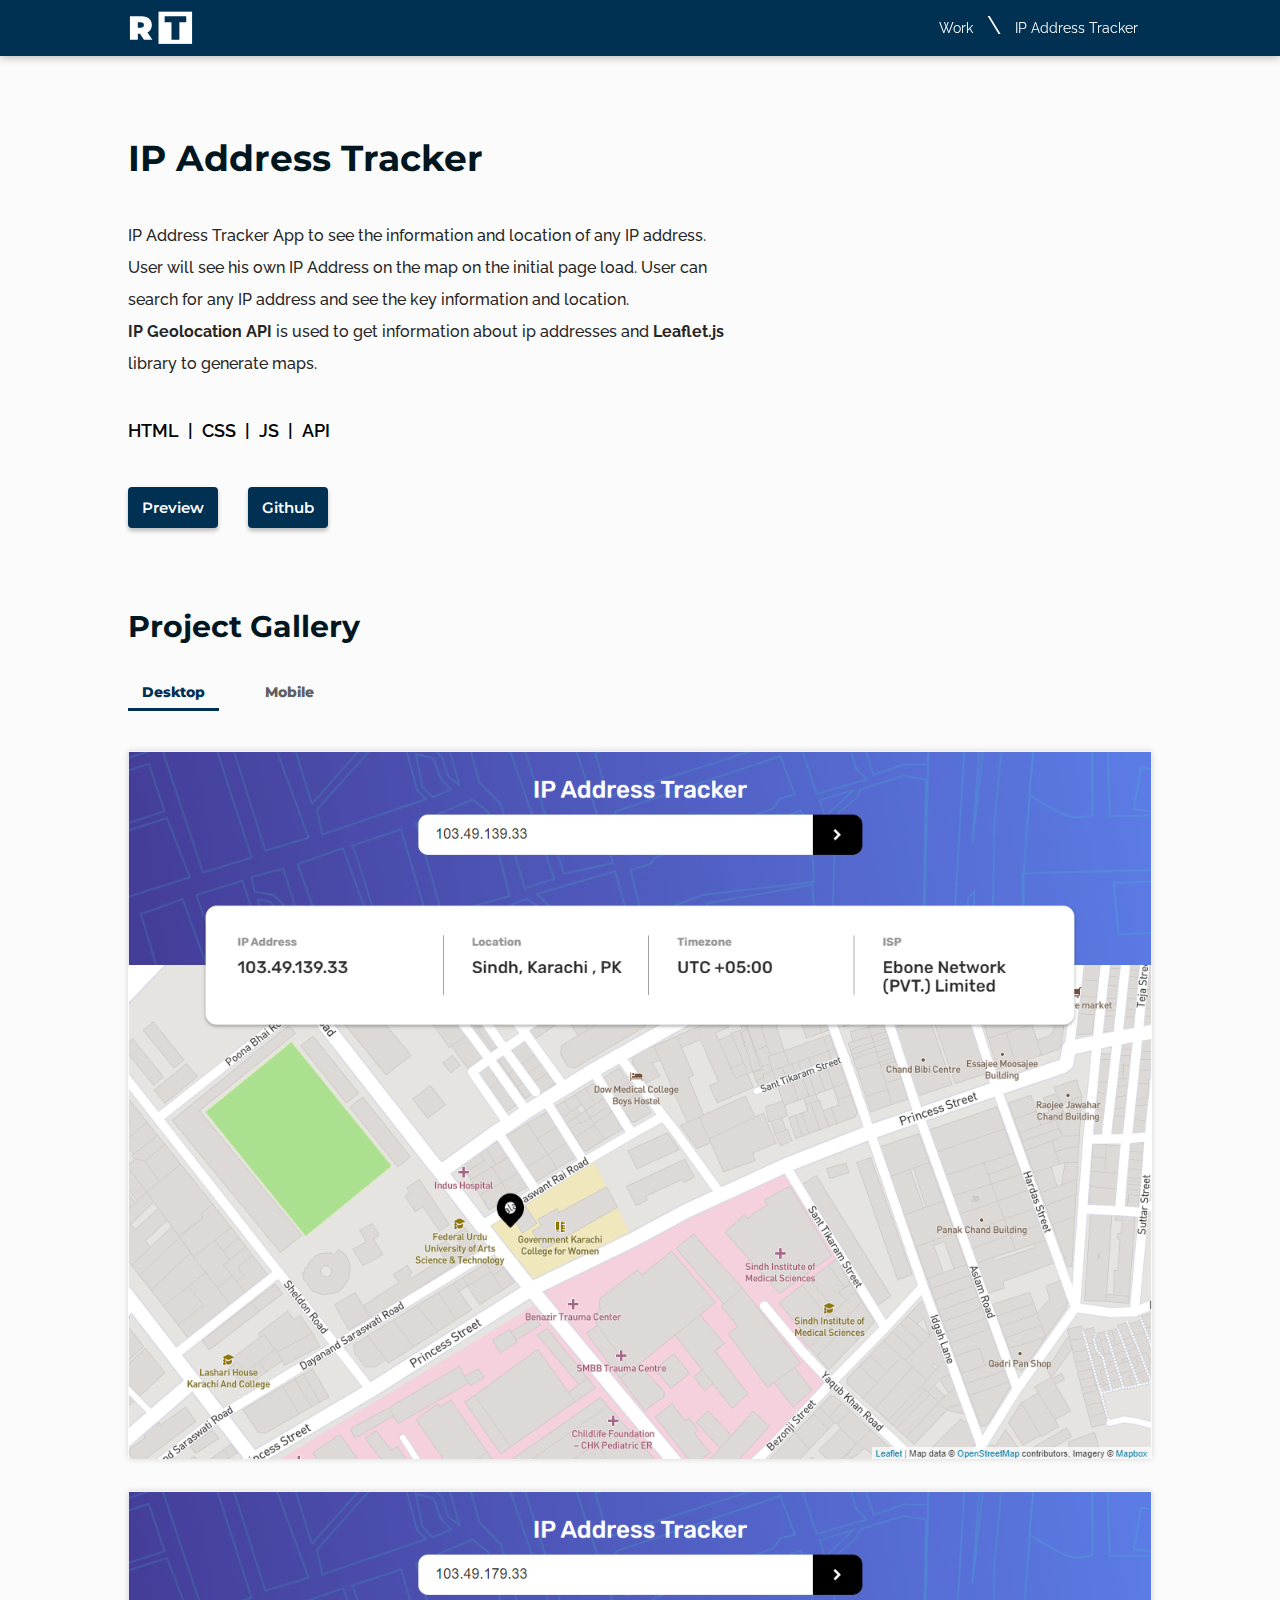
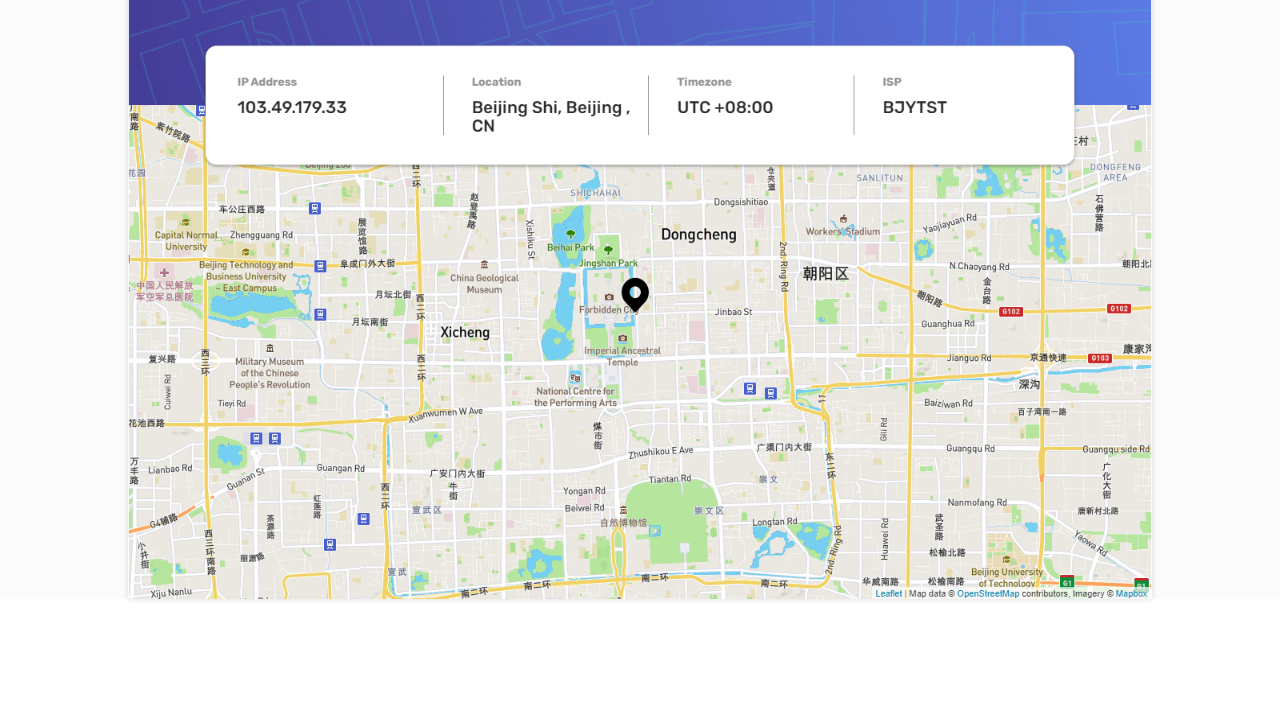
<file: projects/ip address tracker.html>
<!DOCTYPE html>
<html lang="en">
  <head>
    <meta charset="UTF-8" />
    <meta http-equiv="X-UA-Compatible" content="IE=edge" />
    <meta name="viewport" content="width=device-width, initial-scale=1.0" />

    <script src="https://cdnjs.cloudflare.com/ajax/libs/gsap/3.7.1/gsap.min.js"></script>

    <link rel="preconnect" href="https://fonts.googleapis.com" />
    <link rel="preconnect" href="https://fonts.gstatic.com" crossorigin />
    <link
      href="https://fonts.googleapis.com/css2?family=Montserrat:wght@300;400;500;600;700;800;900&family=Raleway:wght@200;300;400;500;600;700;800;900&display=swap"
      rel="stylesheet"
    />

    <link rel="stylesheet" href="../css/main.css" />
    <title>IP Address Tracker</title>
  </head>
  <body>
    <div class="project-page" id="project-page">
      <header class="header header_project-page">
        <div class="wrapper">
          <div class="header__splitter">
            <a href="../index.html" class="header__logo" id="header__logo">
              <img src="../resources/images/logo.svg" alt="logo" />
            </a>
            <nav class="nav">
              <ul class="nav__list">
                <li><a href="../index.html#work" id="work-link">Work</a></li>
                <li class="nav__list__separator">\</li>
                <li>
                  <a href="#project-page">IP Address Tracker</a>
                </li>
              </ul>
            </nav>
          </div>
        </div>
      </header>

      <nav class="bottom-nav">
        <ul>
          <li><a href="../index.html#work" class="nav__work-link">Work</a></li>
          <li>
            <a href="../index.html#about" class="nav__about-link">About</a>
          </li>
          <li>
            <a href="../index.html#contact" class="nav__contact-link"
              >Contact</a
            >
          </li>
        </ul>
      </nav>

      <section class="project-details">
        <div class="wrapper">
          <div class="vertical-space-distributor">
            <h1 class="project-details__title">IP Address Tracker</h1>
            <div class="project-details__desc">
              <p>
                IP Address Tracker App to see the information and location of any IP address.
                User will see his own IP Address on the map on the initial page
                load. User can search for any IP address and see the key
                information and location.
              </p>
              <p>
                <b> IP Geolocation API </b> is used to get information about ip
                addresses and <b> Leaflet.js </b> library to generate maps.
              </p>
            </div>
            <div class="project-details__skills">
              <span>HTML</span><span> | </span><span>CSS</span> <span> | </span
              ><span>JS</span><span> | </span> <span>API</span>
            </div>
            <div class="project-details__ctas">
              <a
                href="https://ip-address-tracker-rohail.vercel.app/"
                class="preview-site-btn"
                id="preview-site-btn"
                target="_blank"
                >Preview</a
              >
              <a
                href="https://github.com/rohailtaha/IP-Address-Tracker"
                class="view-code-btn"
                id="view-code-btn"
                target="_blank"
                >Github</a
              >
            </div>
          </div>
        </div>
      </section>

      <section class="gallery">
        <div class="wrapper">
          <h2 class="gallery__h">Project Gallery</h2>
          <div class="gallery__screen-toggle-btns">
            <a
              href="#"
              class="
                gallery__screen-toggle-btn gallery__screen-toggle-btn--active
              "
              id="screen-toggle-btn__desktop"
              >Desktop</a
            >
            <a
              href="#"
              class="gallery__screen-toggle-btn"
              id="screen-toggle-btn__mobile"
              >Mobile</a
            >
          </div>
        </div>

        <section class="gallery__images-container">
          <div class="wrapper desktop-images-wrapper">
            <div id="desktop-images">
              <div class="gallery__image">
                <img
                  src="../resources/images/projects/ip address tracker/desktop/home 1.png"
                  alt="web page"
                />
              </div>
              <div class="gallery__image">
                <img
                  src="../resources/images/projects/ip address tracker/desktop/home 2.png"
                  alt="web page"
                />
              </div>
            </div>
          </div>
          <div class="wrapper">
            <div id="mobile-images">
              <div class="gallery__image">
                <img
                  src="../resources/images/projects/ip address tracker/mobile/home 1.png"
                  alt="web page"
                />
              </div>
              <div class="gallery__image">
                <img
                  src="../resources/images/projects/ip address tracker/mobile/home 2.png"
                  alt="web page"
                />
              </div>
              <div class="gallery__image">
                <img
                  src="../resources/images/projects/ip address tracker/mobile/home 3.png"
                  alt="web page"
                />
              </div>
            </div>
          </div>
        </section>
      </section>
    </div>

    <script src="../js/project details page/animations/slides maker.js"></script>
    <script
      type="module"
      src="../js/project details page/animations/links hover animations.js"
    ></script>
  </body>
</html>
</file>
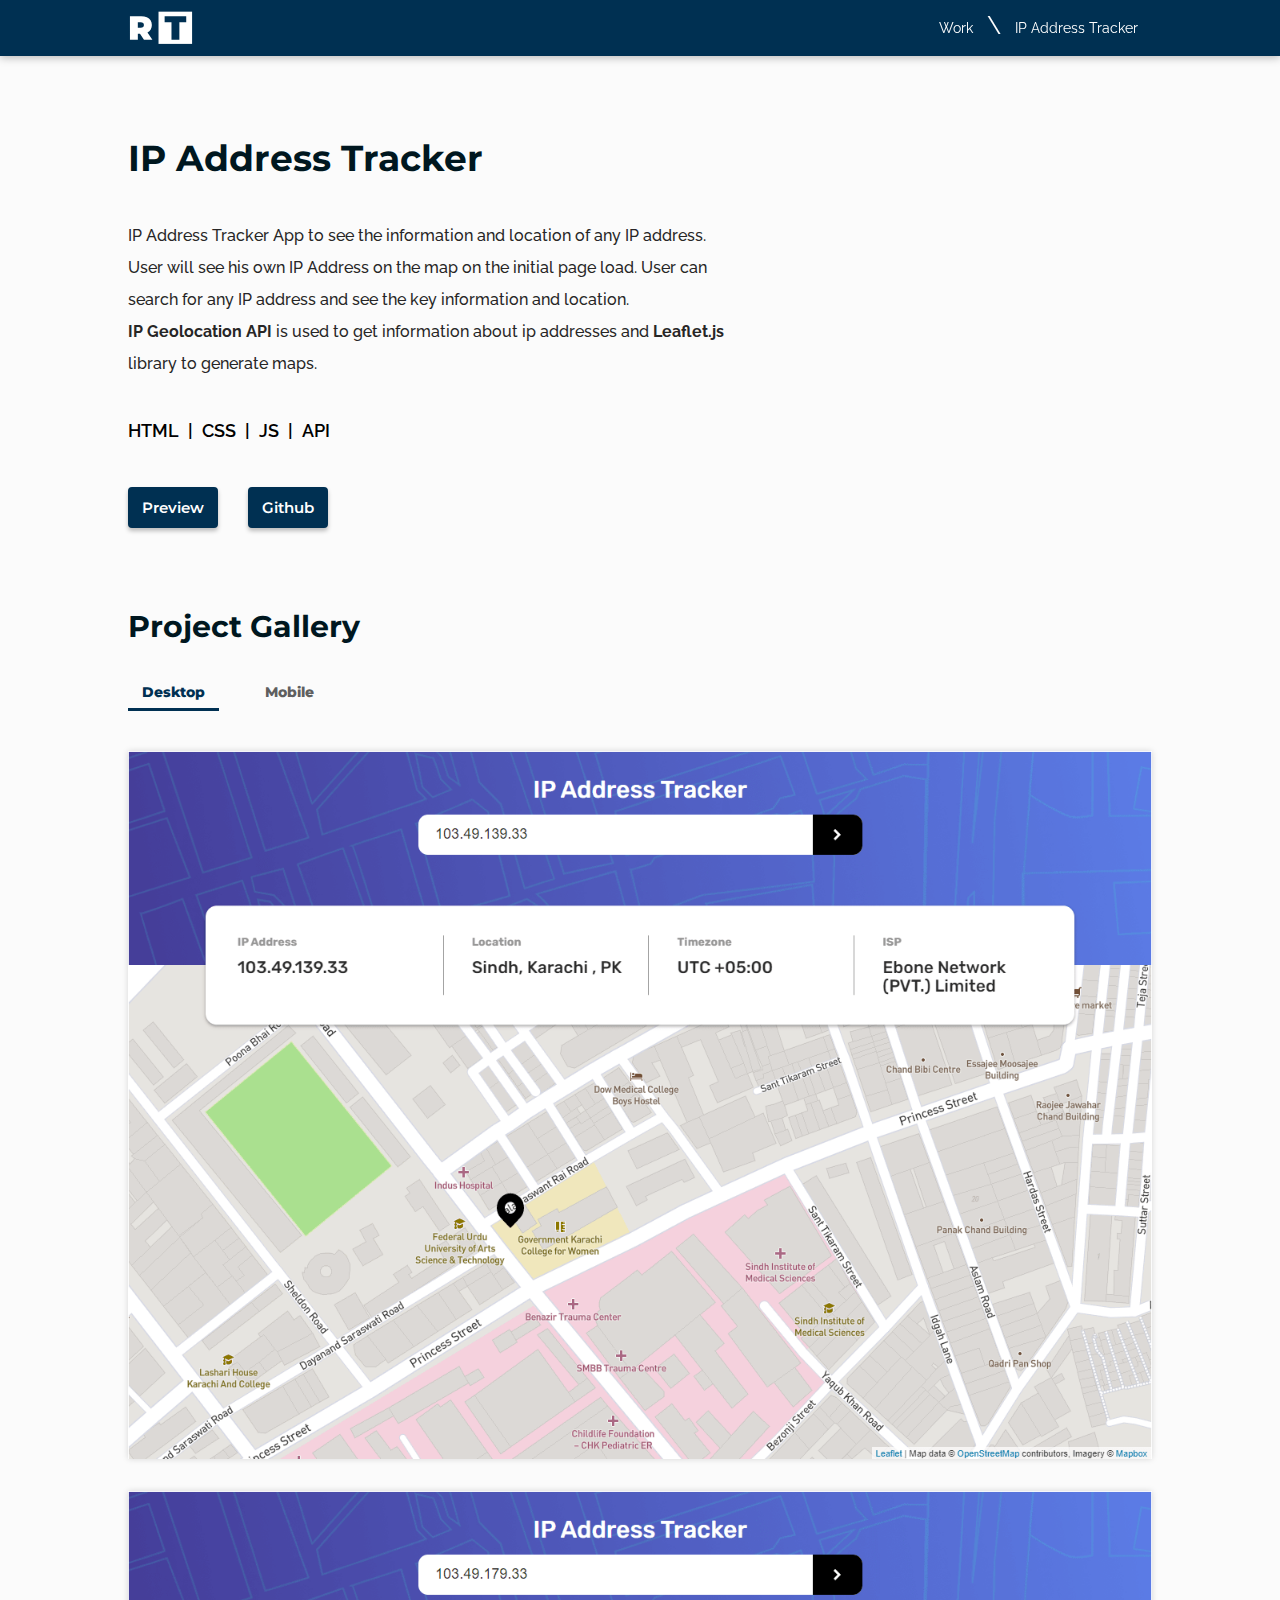
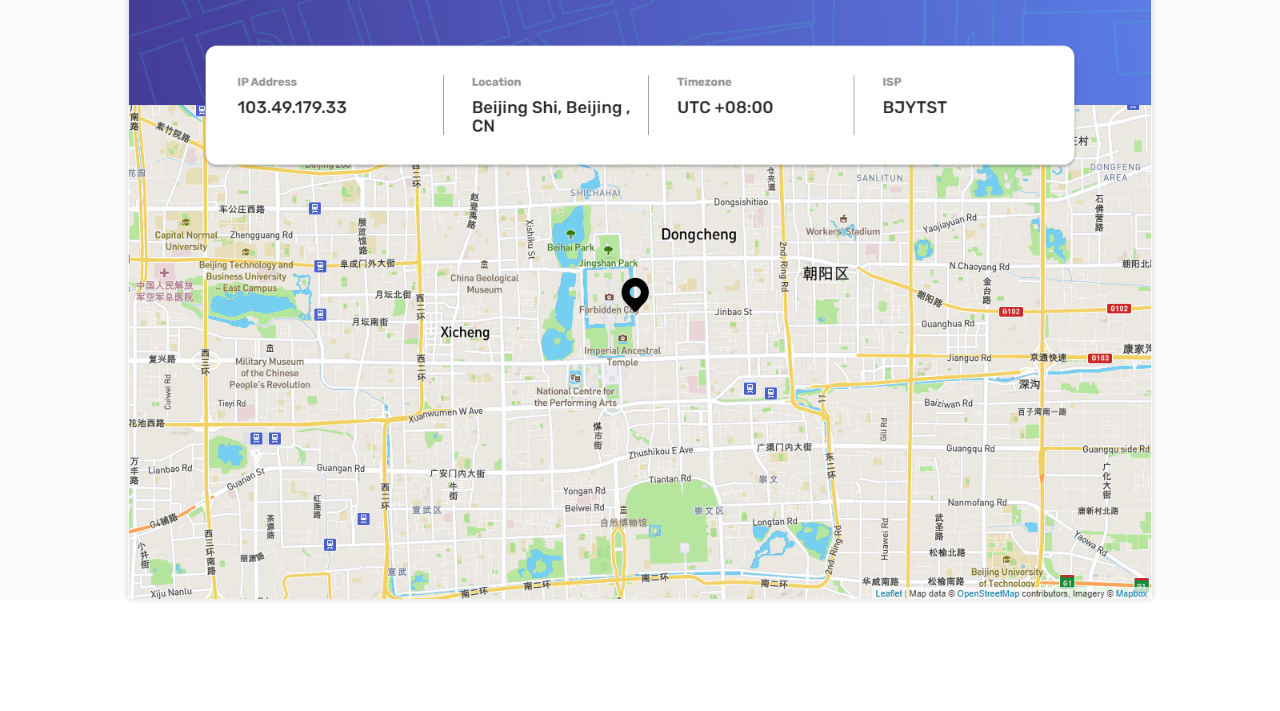
<file: projects/ip-address-tracker.html>
<!DOCTYPE html>
<html lang="en">
  <head>
    <meta charset="UTF-8" />
    <meta http-equiv="X-UA-Compatible" content="IE=edge" />
    <meta name="viewport" content="width=device-width, initial-scale=1.0" />

    <script src="https://cdnjs.cloudflare.com/ajax/libs/gsap/3.7.1/gsap.min.js"></script>

    <link rel="preconnect" href="https://fonts.googleapis.com" />
    <link rel="preconnect" href="https://fonts.gstatic.com" crossorigin />
    <link
      href="https://fonts.googleapis.com/css2?family=Montserrat:wght@300;400;500;600;700;800;900&family=Raleway:wght@200;300;400;500;600;700;800;900&display=swap"
      rel="stylesheet"
    />

    <link rel="stylesheet" href="../css/main.css" />
    <title>IP Address Tracker</title>
  </head>
  <body>
    <div class="project-page" id="project-page">
      <header class="header header_project-page">
        <div class="wrapper">
          <div class="header__splitter">
            <a href="../index.html" class="header__logo" id="header__logo">
              <img src="../resources/images/logo.svg" alt="logo" />
            </a>
            <nav class="nav">
              <ul class="nav__list">
                <li><a href="../index.html#work" id="work-link">Work</a></li>
                <li class="nav__list__separator">\</li>
                <li>
                  <a href="#project-page">IP Address Tracker</a>
                </li>
              </ul>
            </nav>
          </div>
        </div>
      </header>

      <nav class="bottom-nav">
        <ul>
          <li><a href="../index.html#work" class="nav__work-link">Work</a></li>
          <li>
            <a href="../index.html#about" class="nav__about-link">About</a>
          </li>
          <li>
            <a href="../index.html#contact" class="nav__contact-link"
              >Contact</a
            >
          </li>
        </ul>
      </nav>

      <section class="project-details">
        <div class="wrapper">
          <div class="vertical-space-distributor">
            <h1 class="project-details__title">IP Address Tracker</h1>
            <div class="project-details__desc">
              <p>
                IP Address Tracker App to see the information and location of
                any IP address. User will see his own IP Address on the map on
                the initial page load. User can search for any IP address and
                see the key information and location.
              </p>
              <p>
                <b> IP Geolocation API </b> is used to get information about ip
                addresses and <b> Leaflet.js </b> library to generate maps.
              </p>
            </div>
            <div class="project-details__skills">
              <span>HTML</span><span> | </span><span>CSS</span> <span> | </span
              ><span>JS</span><span> | </span> <span>API</span>
            </div>
            <div class="project-details__ctas">
              <a
                href="https://ip-address-tracker-rohail.vercel.app/"
                class="preview-site-btn"
                id="preview-site-btn"
                target="_blank"
                >Preview</a
              >
              <a
                href="https://github.com/rohailtaha/IP-Address-Tracker"
                class="view-code-btn"
                id="view-code-btn"
                target="_blank"
                >Github</a
              >
            </div>
          </div>
        </div>
      </section>

      <section class="gallery">
        <div class="wrapper">
          <h2 class="gallery__h">Project Gallery</h2>
          <div class="gallery__screen-toggle-btns">
            <a
              href="#"
              class="gallery__screen-toggle-btn gallery__screen-toggle-btn--active"
              id="screen-toggle-btn__desktop"
              >Desktop</a
            >
            <a
              href="#"
              class="gallery__screen-toggle-btn"
              id="screen-toggle-btn__mobile"
              >Mobile</a
            >
          </div>
        </div>

        <section class="gallery__images-container">
          <div class="wrapper desktop-images-wrapper">
            <div id="desktop-images">
              <div class="gallery__image">
                <img
                  src="../resources/images/projects/ip-address-tracker/desktop/home 1.png"
                  alt="web page"
                />
              </div>
              <div class="gallery__image">
                <img
                  src="../resources/images/projects/ip-address-tracker/desktop/home 2.png"
                  alt="web page"
                />
              </div>
            </div>
          </div>
          <div class="wrapper">
            <div id="mobile-images">
              <div class="gallery__image">
                <img
                  src="../resources/images/projects/ip-address-tracker/mobile/home 1.png"
                  alt="web page"
                />
              </div>
              <div class="gallery__image">
                <img
                  src="../resources/images/projects/ip-address-tracker/mobile/home 2.png"
                  alt="web page"
                />
              </div>
              <div class="gallery__image">
                <img
                  src="../resources/images/projects/ip-address-tracker/mobile/home 3.png"
                  alt="web page"
                />
              </div>
            </div>
          </div>
        </section>
      </section>
    </div>

    <script src="../js/project-details-page/animations/slides-maker.js"></script>
    <script
      type="module"
      src="../js/project-details-page/animations/links-hover-animations.js"
    ></script>
  </body>
</html>
</file>
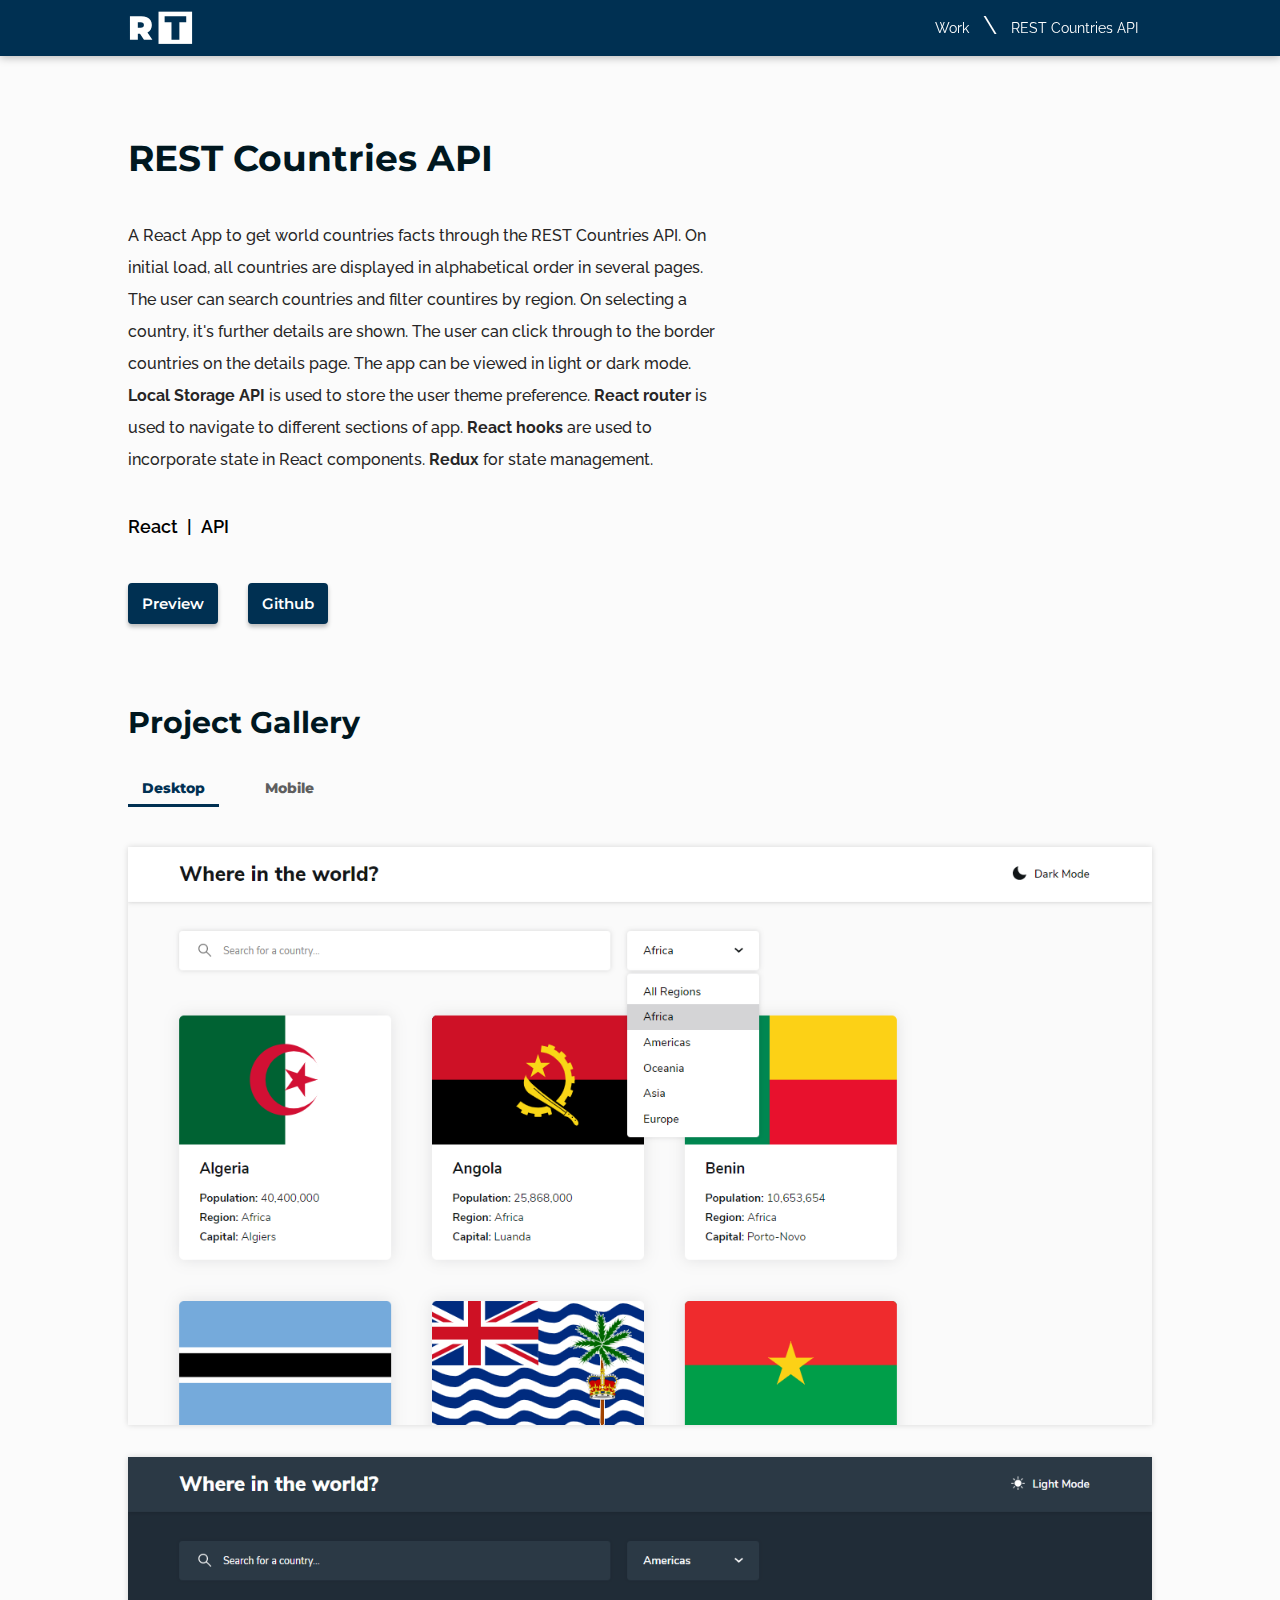
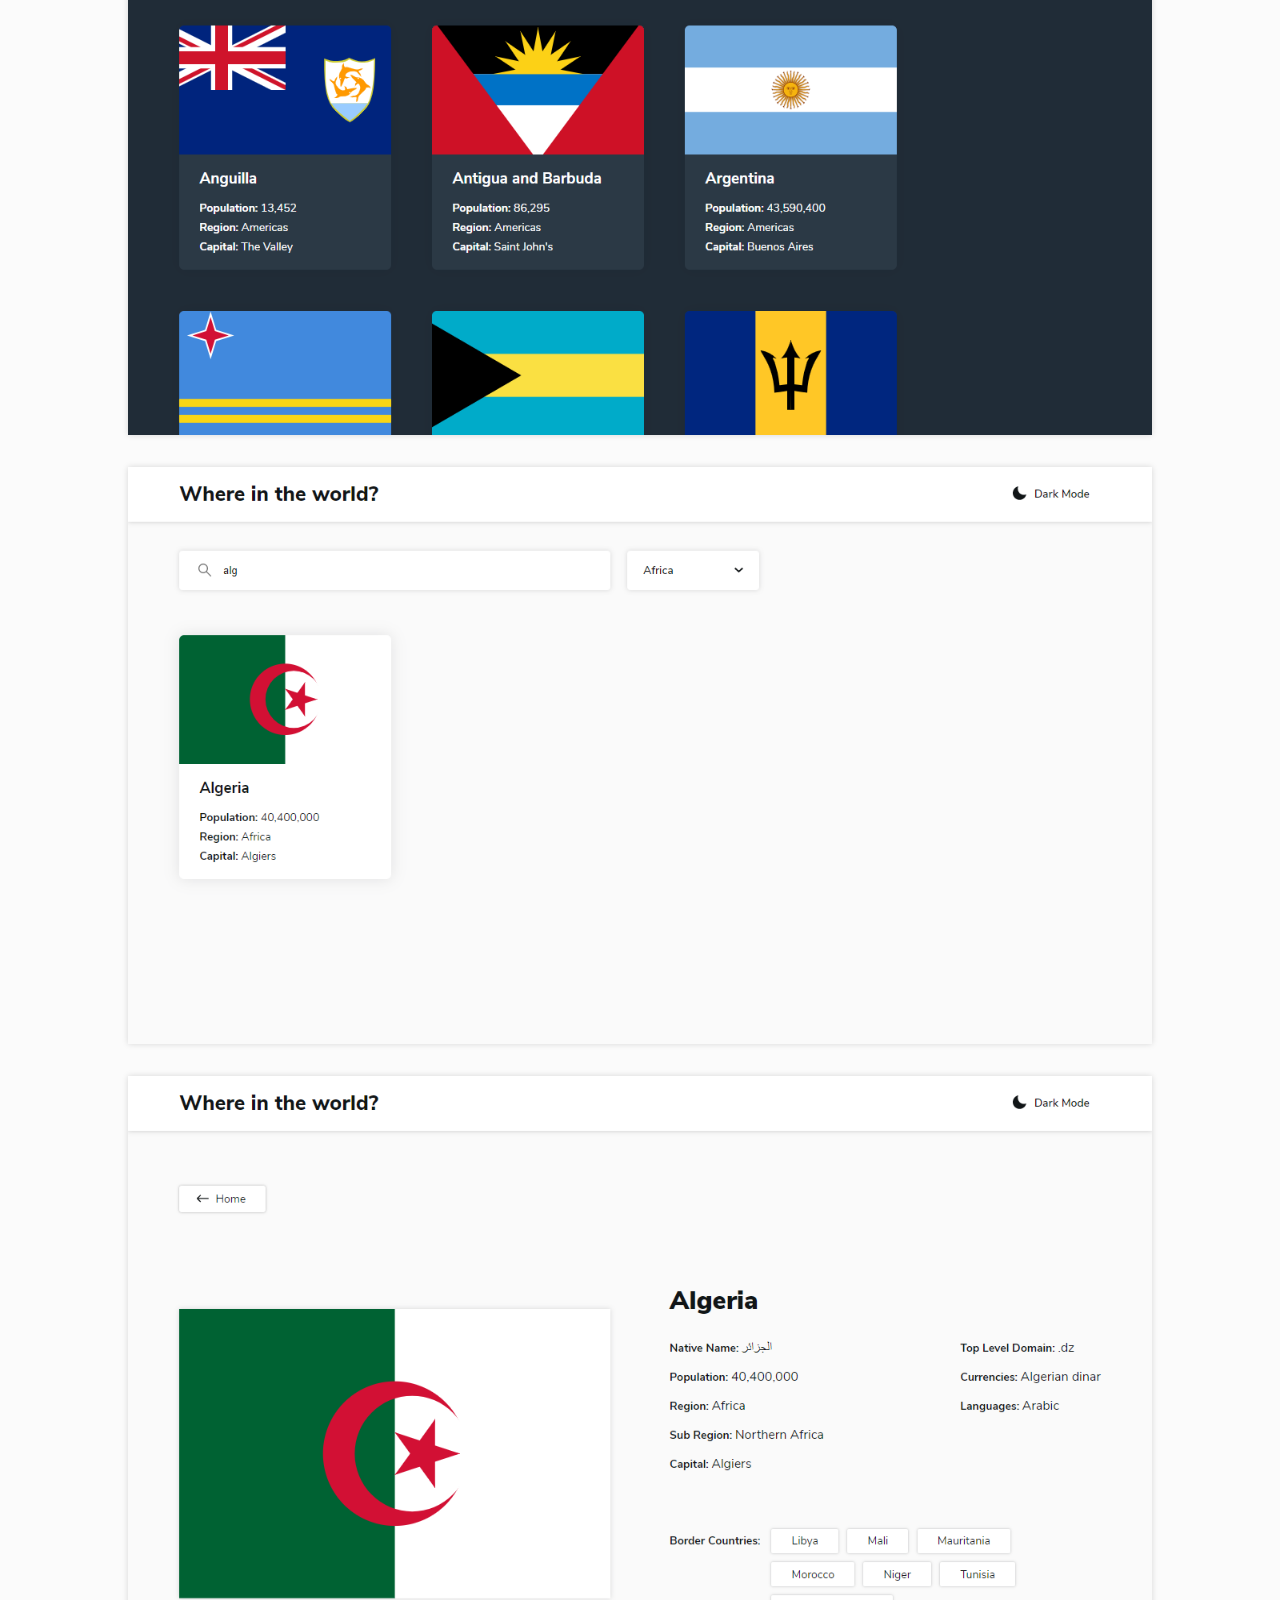
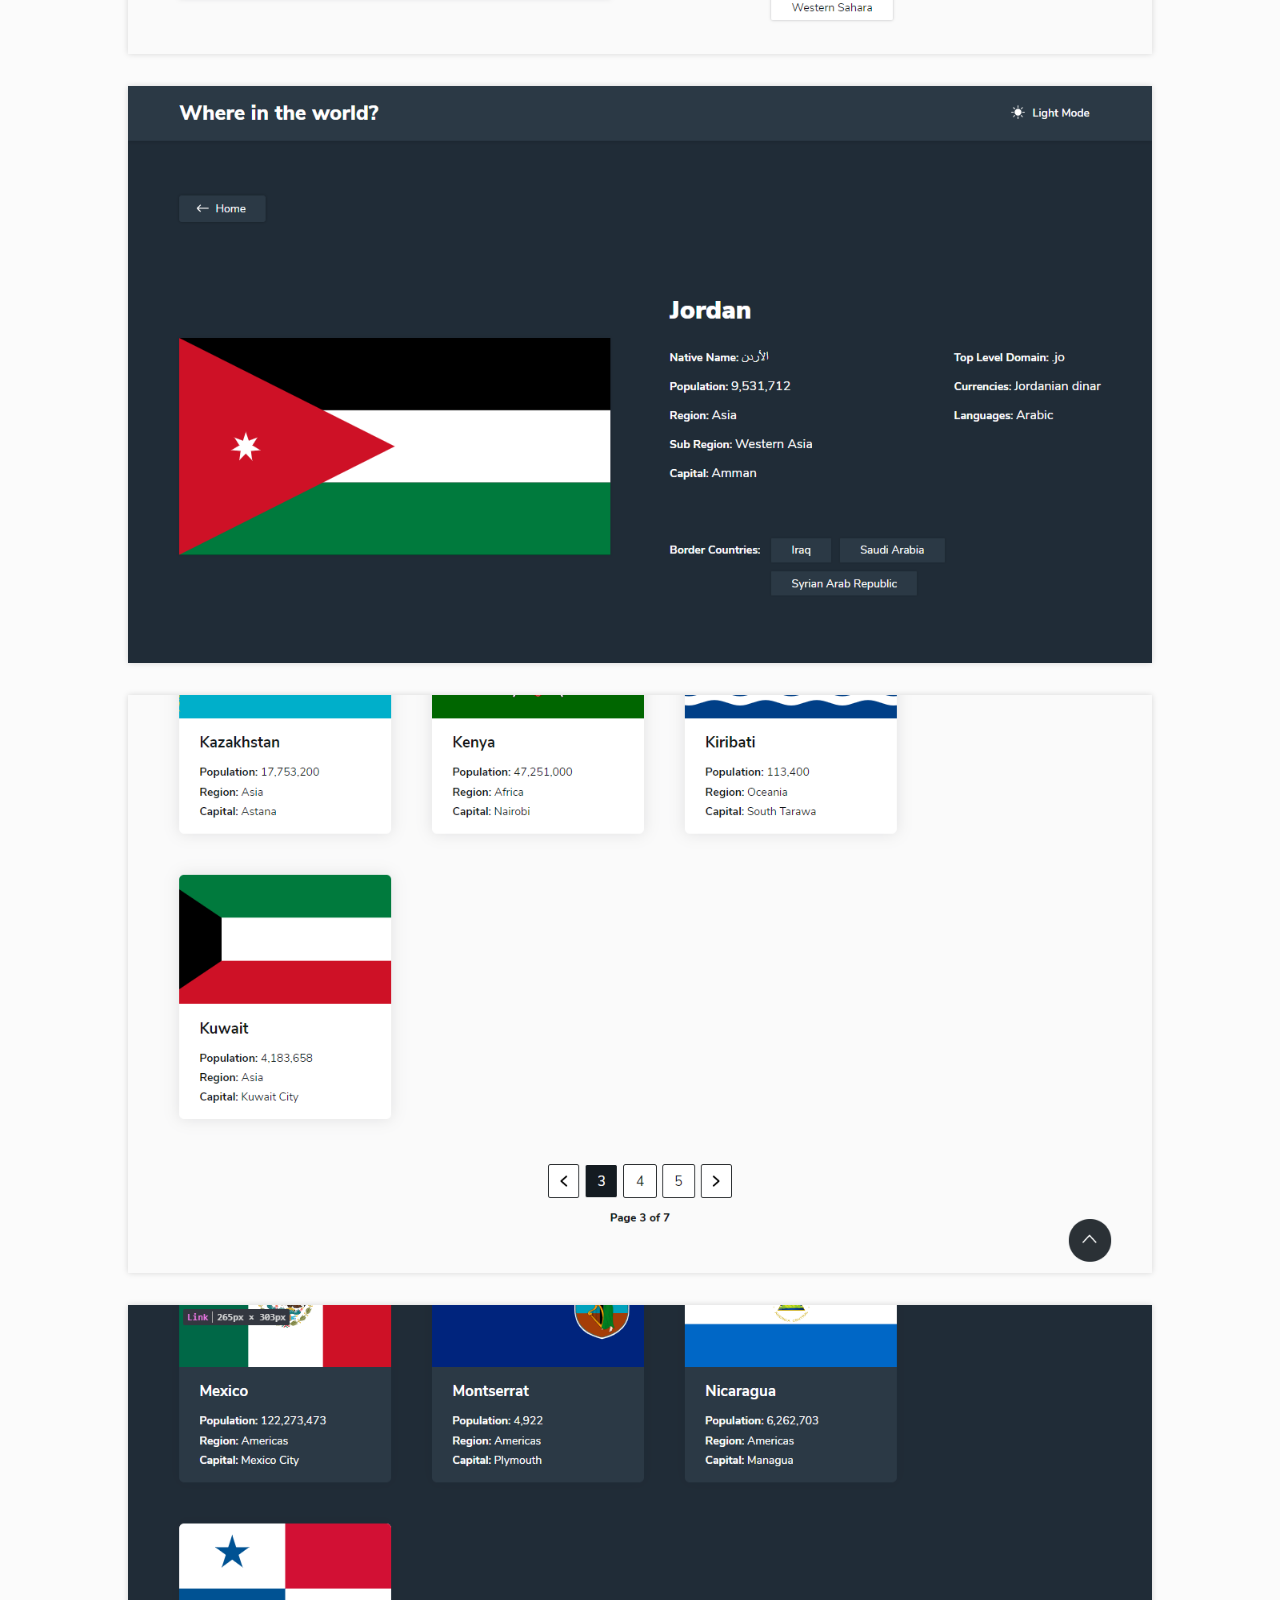
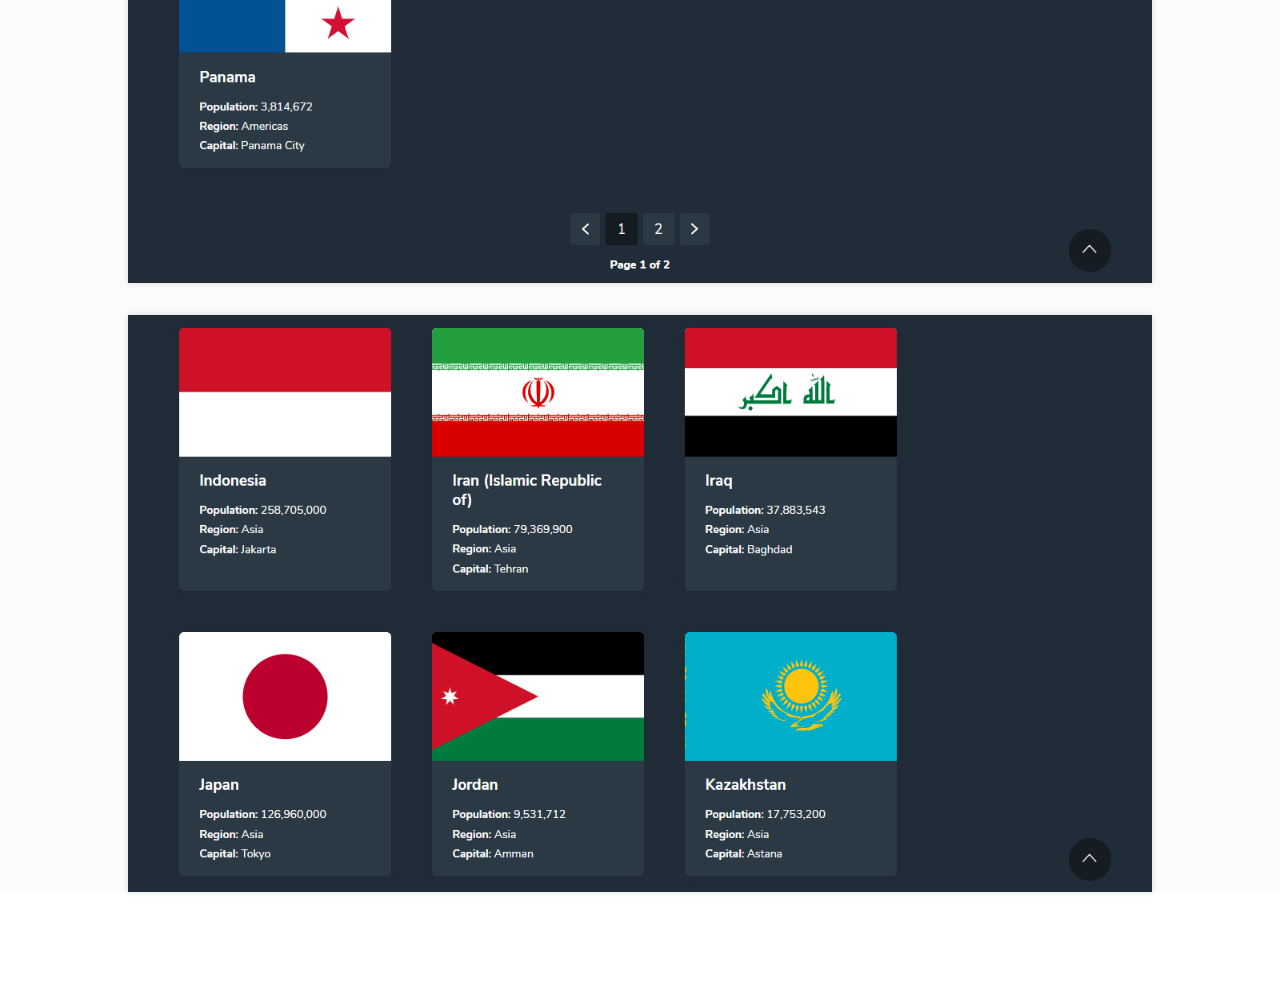
<file: projects/rest countries api.html>
<!DOCTYPE html>
<html lang="en">
  <head>
    <meta charset="UTF-8" />
    <meta http-equiv="X-UA-Compatible" content="IE=edge" />
    <meta name="viewport" content="width=device-width, initial-scale=1.0" />

    <script src="https://cdnjs.cloudflare.com/ajax/libs/gsap/3.7.1/gsap.min.js"></script>

    <link rel="preconnect" href="https://fonts.googleapis.com" />
    <link rel="preconnect" href="https://fonts.gstatic.com" crossorigin />
    <link
      href="https://fonts.googleapis.com/css2?family=Montserrat:wght@300;400;500;600;700;800;900&family=Raleway:wght@200;300;400;500;600;700;800;900&display=swap"
      rel="stylesheet"
    />

    <link rel="stylesheet" href="../css/main.css" />
    <title>REST Countries API</title>
  </head>
  <body>
    <div class="project-page" id="project-page">
      <header class="header header_project-page">
        <div class="wrapper">
          <div class="header__splitter">
            <a href="../index.html" class="header__logo" id="header__logo">
              <img src="../resources/images/logo.svg" alt="logo" />
            </a>
            <nav class="nav">
              <ul class="nav__list">
                <li><a href="../index.html#work" id="work-link">Work</a></li>
                <li class="nav__list__separator">\</li>
                <li>
                  <a href="#project-page">REST Countries API</a>
                </li>
              </ul>
            </nav>
          </div>
        </div>
      </header>

      <nav class="bottom-nav">
        <ul>
          <li><a href="../index.html#work" class="nav__work-link">Work</a></li>
          <li>
            <a href="../index.html#about" class="nav__about-link">About</a>
          </li>
          <li>
            <a href="../index.html#contact" class="nav__contact-link"
              >Contact</a
            >
          </li>
        </ul>
      </nav>

      <section class="project-details">
        <div class="wrapper">
          <div class="vertical-space-distributor">
            <h1 class="project-details__title">REST Countries API</h1>
            <div class="project-details__desc">
              <p>
                A React App to get world countries facts through the REST
                Countries API. On initial load, all countries are displayed in
                alphabetical order in several pages. The user can search
                countries and filter countires by region. On selecting a
                country, it's further details are shown. The user can click
                through to the border countries on the details page. The app can
                be viewed in light or dark mode.
              </p>
              <p>
                <b> Local Storage API </b> is used to store the user theme
                preference. <b> React router </b> is used to navigate to
                different sections of app. <b>React hooks</b> are used to
                incorporate state in React components. <b>Redux </b> for state
                management.
              </p>
            </div>
            <div class="project-details__skills">
              <span>React</span><span> | </span> <span>API</span>
            </div>
            <div class="project-details__ctas">
              <a
                href="https://rest-countries-api-rohail.vercel.app/"
                class="preview-site-btn"
                id="preview-site-btn"
                target="_blank"
                >Preview</a
              >
              <a
                href="https://github.com/rohailtaha/REST-Countries-API"
                class="view-code-btn"
                id="view-code-btn"
                target="_blank"
                >Github</a
              >
            </div>
          </div>
        </div>
      </section>

      <section class="gallery">
        <div class="wrapper">
          <h2 class="gallery__h">Project Gallery</h2>
          <div class="gallery__screen-toggle-btns">
            <a
              href="#"
              class="
                gallery__screen-toggle-btn gallery__screen-toggle-btn--active
              "
              id="screen-toggle-btn__desktop"
              >Desktop</a
            >
            <a
              href="#"
              class="gallery__screen-toggle-btn"
              id="screen-toggle-btn__mobile"
              >Mobile</a
            >
          </div>
        </div>

        <section class="gallery__images-container">
          <div class="wrapper desktop-images-wrapper">
            <div id="desktop-images">
              <div class="gallery__image">
                <img
                  src="../resources/images/projects/rest countries api/desktop/light mode/home 1.png"
                  alt="web page"
                />
              </div>

              <div class="gallery__image">
                <img
                  src="../resources/images/projects/rest countries api/desktop/dark mode/home 1.png"
                  alt="web page"
                />
              </div>
              <div class="gallery__image">
                <img
                  src="../resources/images/projects/rest countries api/desktop/light mode/home 3.png"
                  alt="web page"
                />
              </div>
              <div class="gallery__image">
                <img
                  src="../resources/images/projects/rest countries api/desktop/light mode/country details.png"
                  alt="web page"
                />
              </div>
              <div class="gallery__image">
                <img
                  src="../resources/images/projects/rest countries api/desktop/dark mode/country details.png"
                  alt="web page"
                />
              </div>
              <div class="gallery__image">
                <img
                  src="../resources/images/projects/rest countries api/desktop/light mode/home 2.png"
                  alt="web page"
                />
              </div>
              <div class="gallery__image">
                <img
                  src="../resources/images/projects/rest countries api/desktop/dark mode/home 3.png"
                  alt="web page"
                />
              </div>

              <div class="gallery__image">
                <img
                  src="../resources/images/projects/rest countries api/desktop/dark mode/home 2.png"
                  alt="web page"
                />
              </div>
            </div>
          </div>
          <div class="wrapper">
            <div id="mobile-images">
              <div class="gallery__image">
                <img
                  src="../resources/images/projects/rest countries api/mobile/dark mode/home 1.png"
                  alt="web page"
                />
              </div>
              <div class="gallery__image">
                <img
                  src="../resources/images/projects/rest countries api/mobile/light mode/home.png"
                  alt="web page"
                />
              </div>
              <div class="gallery__image">
                <img
                  src="../resources/images/projects/rest countries api/mobile/dark mode/country details.png"
                  alt="web page"
                />
              </div>
              <div class="gallery__image">
                <img
                  src="../resources/images/projects/rest countries api/mobile/light mode/country details.png"
                  alt="web page"
                />
              </div>
              <div class="gallery__image">
                <img
                  src="../resources/images/projects/rest countries api/mobile/dark mode/country details 2.png"
                  alt="web page"
                />
              </div>
              <div class="gallery__image">
                <img
                  src="../resources/images/projects/rest countries api/mobile/dark mode/home 2.png"
                  alt="web page"
                />
              </div>
            </div>
          </div>
        </section>
      </section>
    </div>

    <script src="../js/project details page/animations/slides maker.js"></script>
    <script
      type="module"
      src="../js/project details page/animations/links hover animations.js"
    ></script>
  </body>
</html>
</file>
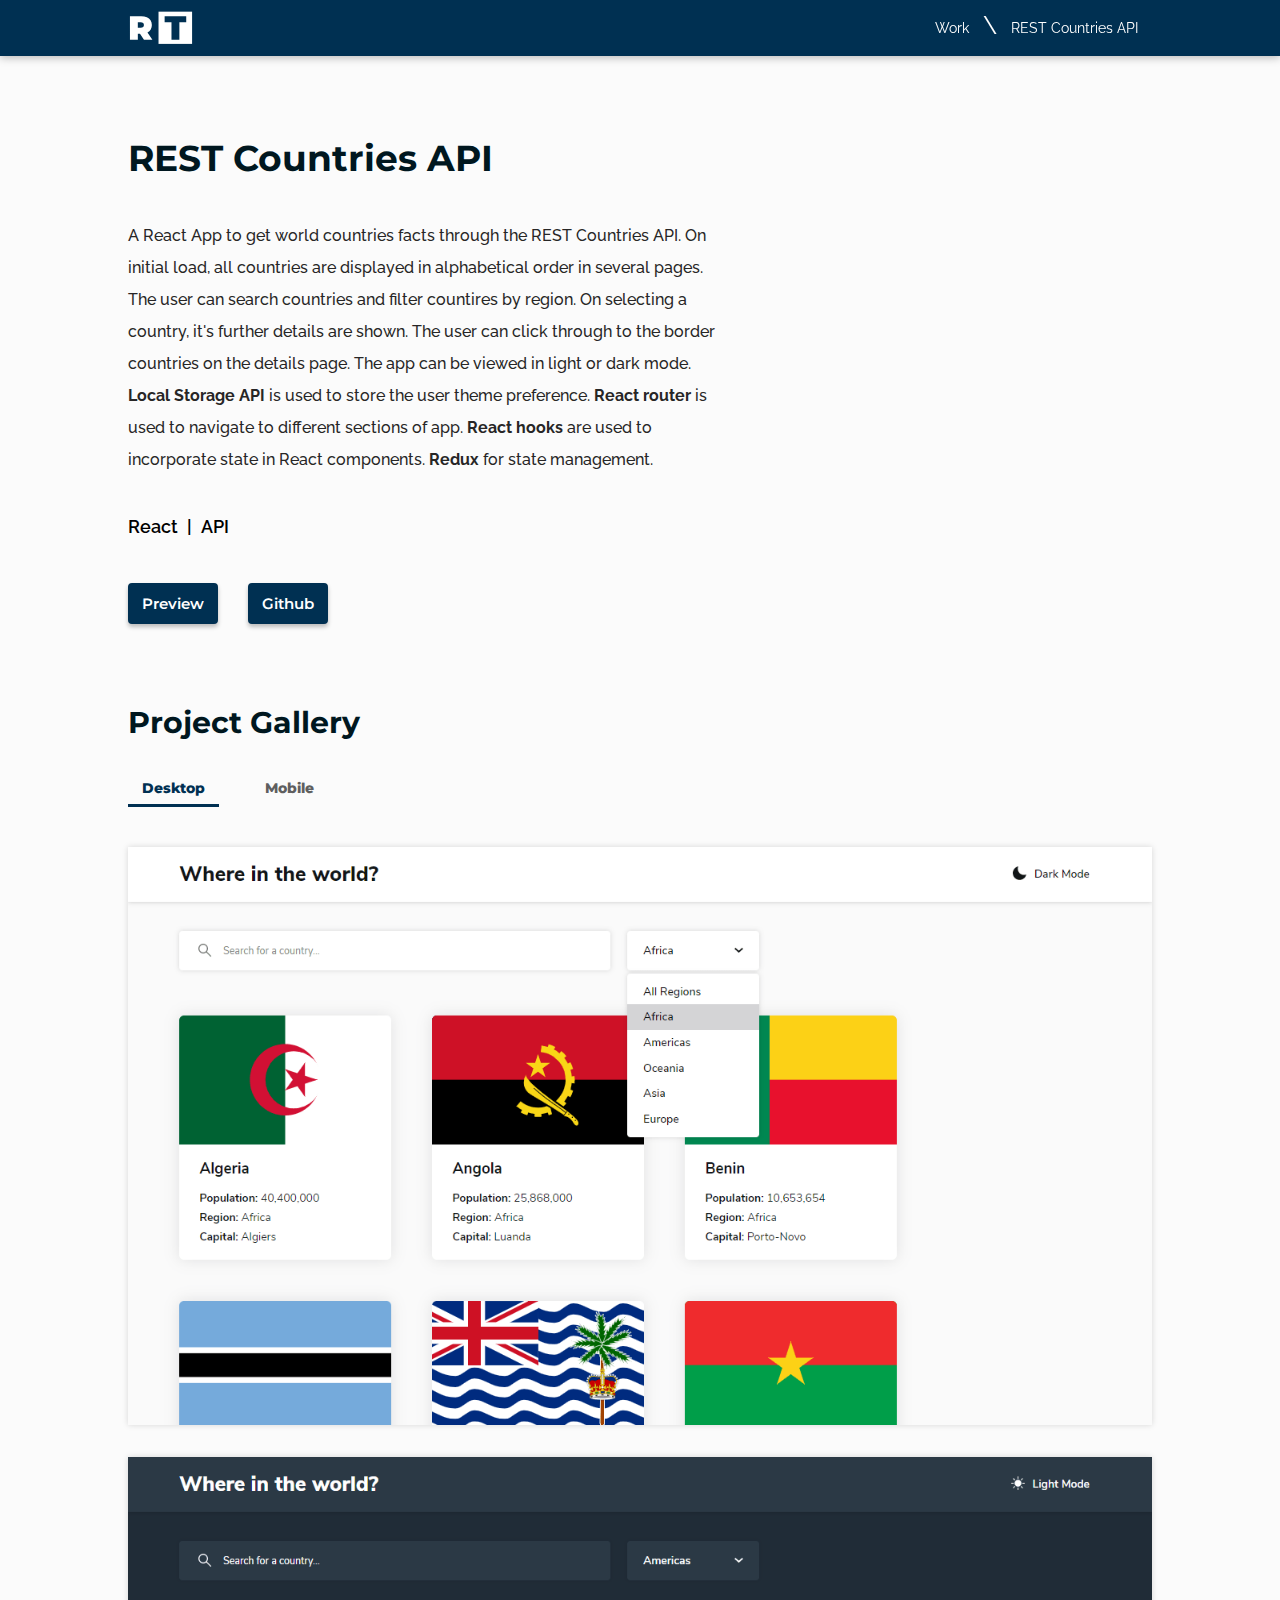
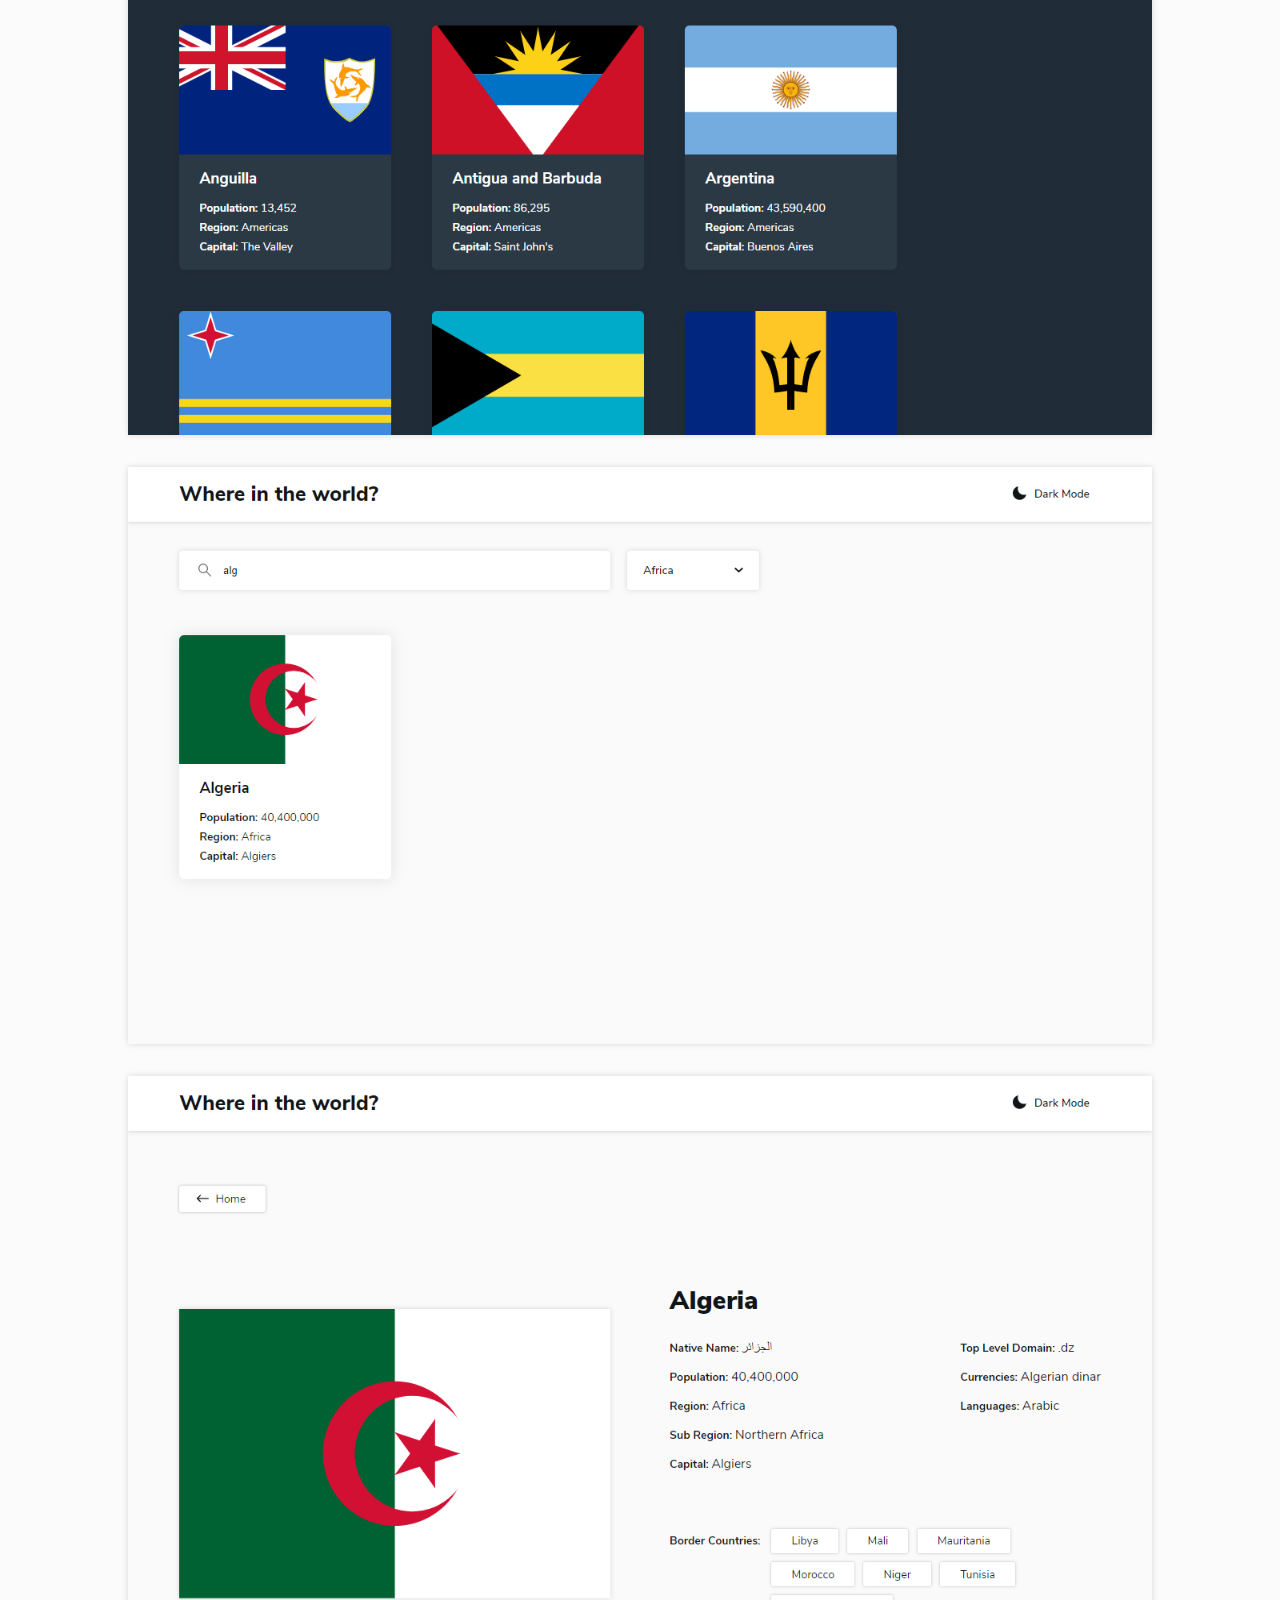
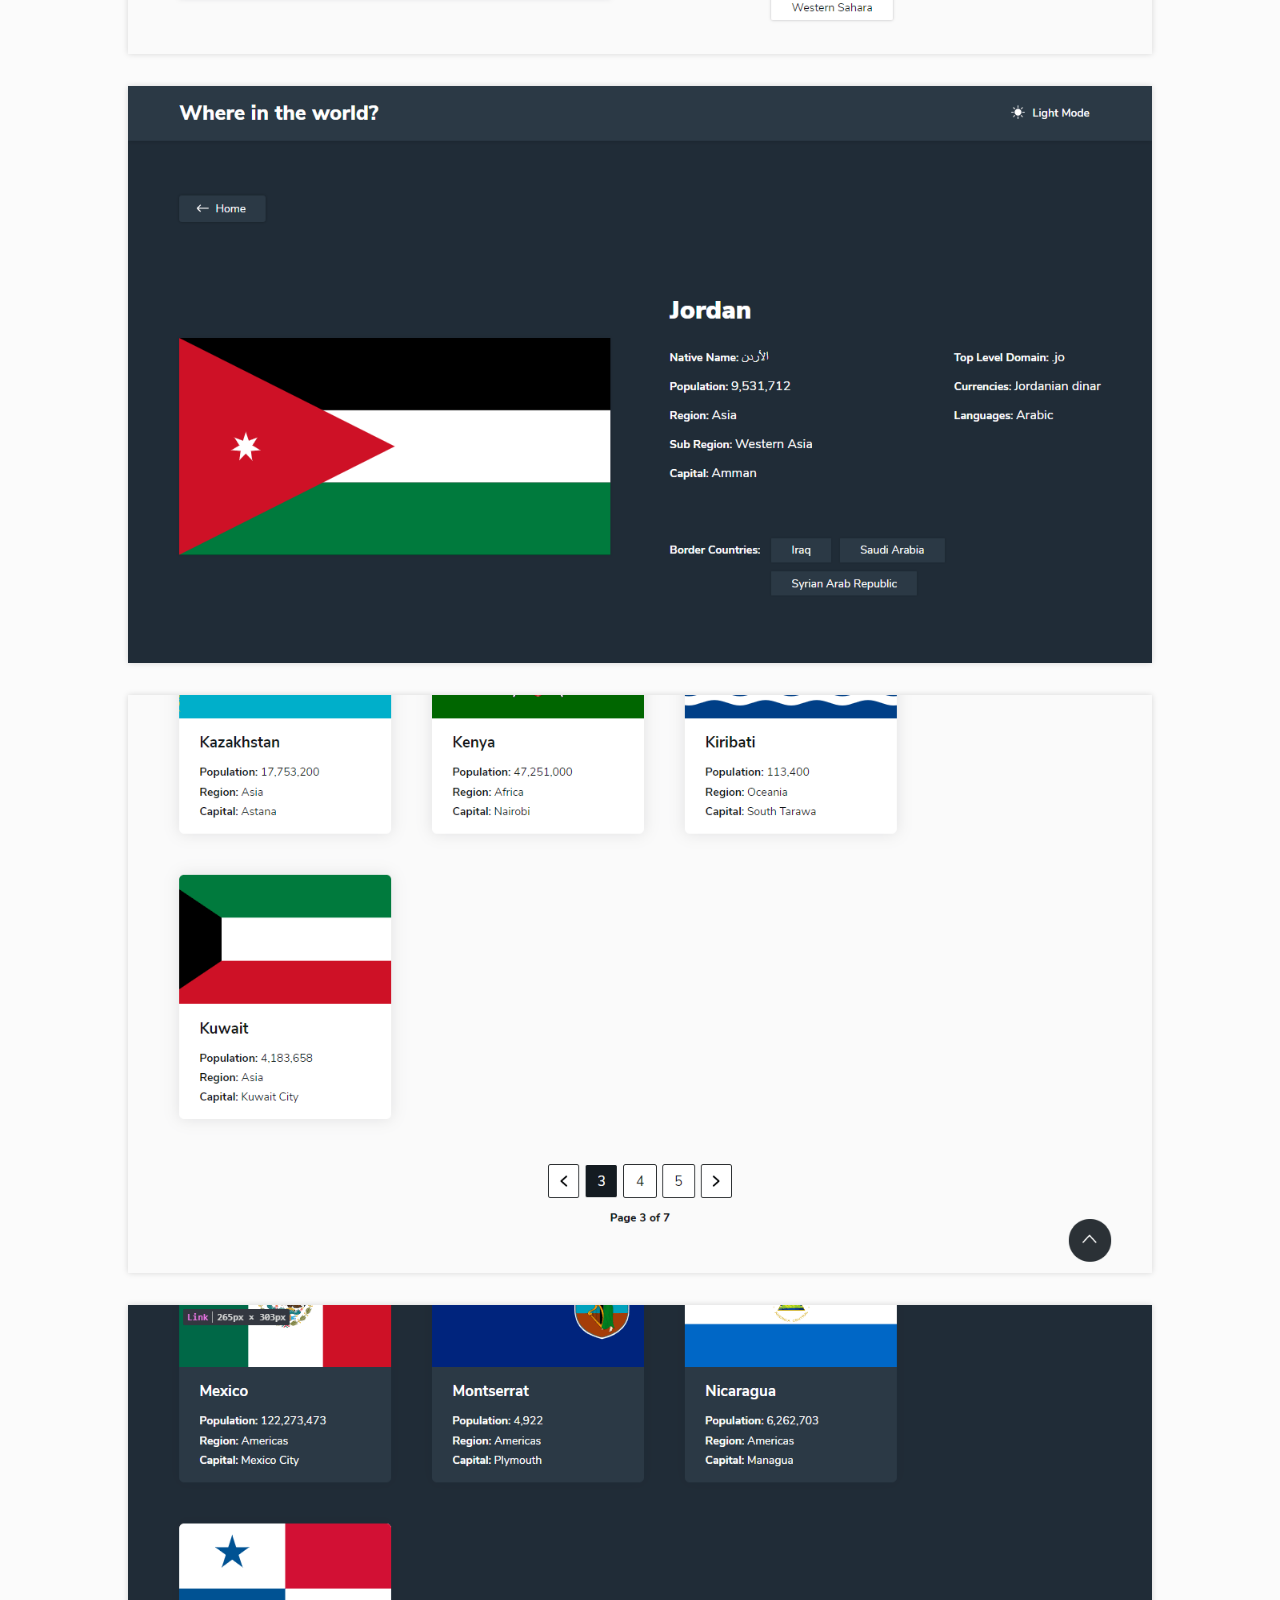
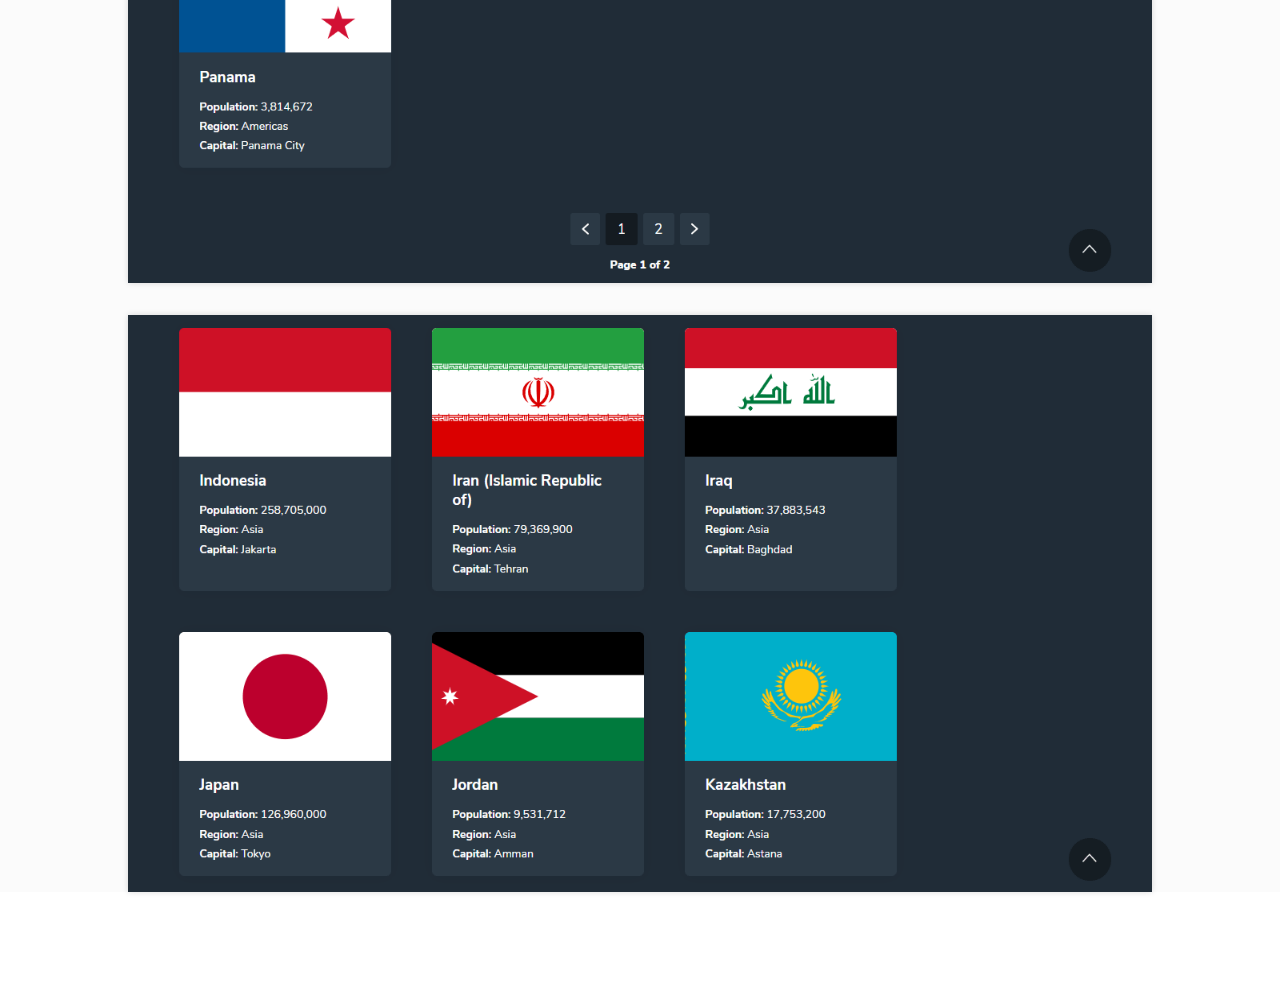
<file: projects/rest-countries-api.html>
<!DOCTYPE html>
<html lang="en">
  <head>
    <meta charset="UTF-8" />
    <meta http-equiv="X-UA-Compatible" content="IE=edge" />
    <meta name="viewport" content="width=device-width, initial-scale=1.0" />

    <script src="https://cdnjs.cloudflare.com/ajax/libs/gsap/3.7.1/gsap.min.js"></script>

    <link rel="preconnect" href="https://fonts.googleapis.com" />
    <link rel="preconnect" href="https://fonts.gstatic.com" crossorigin />
    <link
      href="https://fonts.googleapis.com/css2?family=Montserrat:wght@300;400;500;600;700;800;900&family=Raleway:wght@200;300;400;500;600;700;800;900&display=swap"
      rel="stylesheet"
    />

    <link rel="stylesheet" href="../css/main.css" />
    <title>REST Countries API</title>
  </head>
  <body>
    <div class="project-page" id="project-page">
      <header class="header header_project-page">
        <div class="wrapper">
          <div class="header__splitter">
            <a href="../index.html" class="header__logo" id="header__logo">
              <img src="../resources/images/logo.svg" alt="logo" />
            </a>
            <nav class="nav">
              <ul class="nav__list">
                <li><a href="../index.html#work" id="work-link">Work</a></li>
                <li class="nav__list__separator">\</li>
                <li>
                  <a href="#project-page">REST Countries API</a>
                </li>
              </ul>
            </nav>
          </div>
        </div>
      </header>

      <nav class="bottom-nav">
        <ul>
          <li><a href="../index.html#work" class="nav__work-link">Work</a></li>
          <li>
            <a href="../index.html#about" class="nav__about-link">About</a>
          </li>
          <li>
            <a href="../index.html#contact" class="nav__contact-link"
              >Contact</a
            >
          </li>
        </ul>
      </nav>

      <section class="project-details">
        <div class="wrapper">
          <div class="vertical-space-distributor">
            <h1 class="project-details__title">REST Countries API</h1>
            <div class="project-details__desc">
              <p>
                A React App to get world countries facts through the REST
                Countries API. On initial load, all countries are displayed in
                alphabetical order in several pages. The user can search
                countries and filter countires by region. On selecting a
                country, it's further details are shown. The user can click
                through to the border countries on the details page. The app can
                be viewed in light or dark mode.
              </p>
              <p>
                <b> Local Storage API </b> is used to store the user theme
                preference. <b> React router </b> is used to navigate to
                different sections of app. <b>React hooks</b> are used to
                incorporate state in React components. <b>Redux </b> for state
                management.
              </p>
            </div>
            <div class="project-details__skills">
              <span>React</span><span> | </span> <span>API</span>
            </div>
            <div class="project-details__ctas">
              <a
                href="https://rest-countries-api-ornd.vercel.app/"
                class="preview-site-btn"
                id="preview-site-btn"
                target="_blank"
                >Preview</a
              >
              <a
                href="https://github.com/rohailtaha/REST-Countries-API"
                class="view-code-btn"
                id="view-code-btn"
                target="_blank"
                >Github</a
              >
            </div>
          </div>
        </div>
      </section>

      <section class="gallery">
        <div class="wrapper">
          <h2 class="gallery__h">Project Gallery</h2>
          <div class="gallery__screen-toggle-btns">
            <a
              href="#"
              class="gallery__screen-toggle-btn gallery__screen-toggle-btn--active"
              id="screen-toggle-btn__desktop"
              >Desktop</a
            >
            <a
              href="#"
              class="gallery__screen-toggle-btn"
              id="screen-toggle-btn__mobile"
              >Mobile</a
            >
          </div>
        </div>

        <section class="gallery__images-container">
          <div class="wrapper desktop-images-wrapper">
            <div id="desktop-images">
              <div class="gallery__image">
                <img
                  src="../resources/images/projects/rest-countries-api/desktop/light mode/home 1.png"
                  alt="web page"
                />
              </div>

              <div class="gallery__image">
                <img
                  src="../resources/images/projects/rest-countries-api/desktop/dark mode/home 1.png"
                  alt="web page"
                />
              </div>
              <div class="gallery__image">
                <img
                  src="../resources/images/projects/rest-countries-api/desktop/light mode/home 3.png"
                  alt="web page"
                />
              </div>
              <div class="gallery__image">
                <img
                  src="../resources/images/projects/rest-countries-api/desktop/light mode/country details.png"
                  alt="web page"
                />
              </div>
              <div class="gallery__image">
                <img
                  src="../resources/images/projects/rest-countries-api/desktop/dark mode/country details.png"
                  alt="web page"
                />
              </div>
              <div class="gallery__image">
                <img
                  src="../resources/images/projects/rest-countries-api/desktop/light mode/home 2.png"
                  alt="web page"
                />
              </div>
              <div class="gallery__image">
                <img
                  src="../resources/images/projects/rest-countries-api/desktop/dark mode/home 3.png"
                  alt="web page"
                />
              </div>

              <div class="gallery__image">
                <img
                  src="../resources/images/projects/rest-countries-api/desktop/dark mode/home 2.png"
                  alt="web page"
                />
              </div>
            </div>
          </div>
          <div class="wrapper">
            <div id="mobile-images">
              <div class="gallery__image">
                <img
                  src="../resources/images/projects/rest-countries-api/mobile/dark mode/home 1.png"
                  alt="web page"
                />
              </div>
              <div class="gallery__image">
                <img
                  src="../resources/images/projects/rest-countries-api/mobile/light mode/home.png"
                  alt="web page"
                />
              </div>
              <div class="gallery__image">
                <img
                  src="../resources/images/projects/rest-countries-api/mobile/dark mode/country details.png"
                  alt="web page"
                />
              </div>
              <div class="gallery__image">
                <img
                  src="../resources/images/projects/rest-countries-api/mobile/light mode/country details.png"
                  alt="web page"
                />
              </div>
              <div class="gallery__image">
                <img
                  src="../resources/images/projects/rest-countries-api/mobile/dark mode/country details 2.png"
                  alt="web page"
                />
              </div>
              <div class="gallery__image">
                <img
                  src="../resources/images/projects/rest-countries-api/mobile/dark mode/home 2.png"
                  alt="web page"
                />
              </div>
            </div>
          </div>
        </section>
      </section>
    </div>

    <script src="../js/project-details-page/animations/slides-maker.js"></script>
    <script
      type="module"
      src="../js/project-details-page/animations/links-hover-animations.js"
    ></script>
  </body>
</html>
</file>
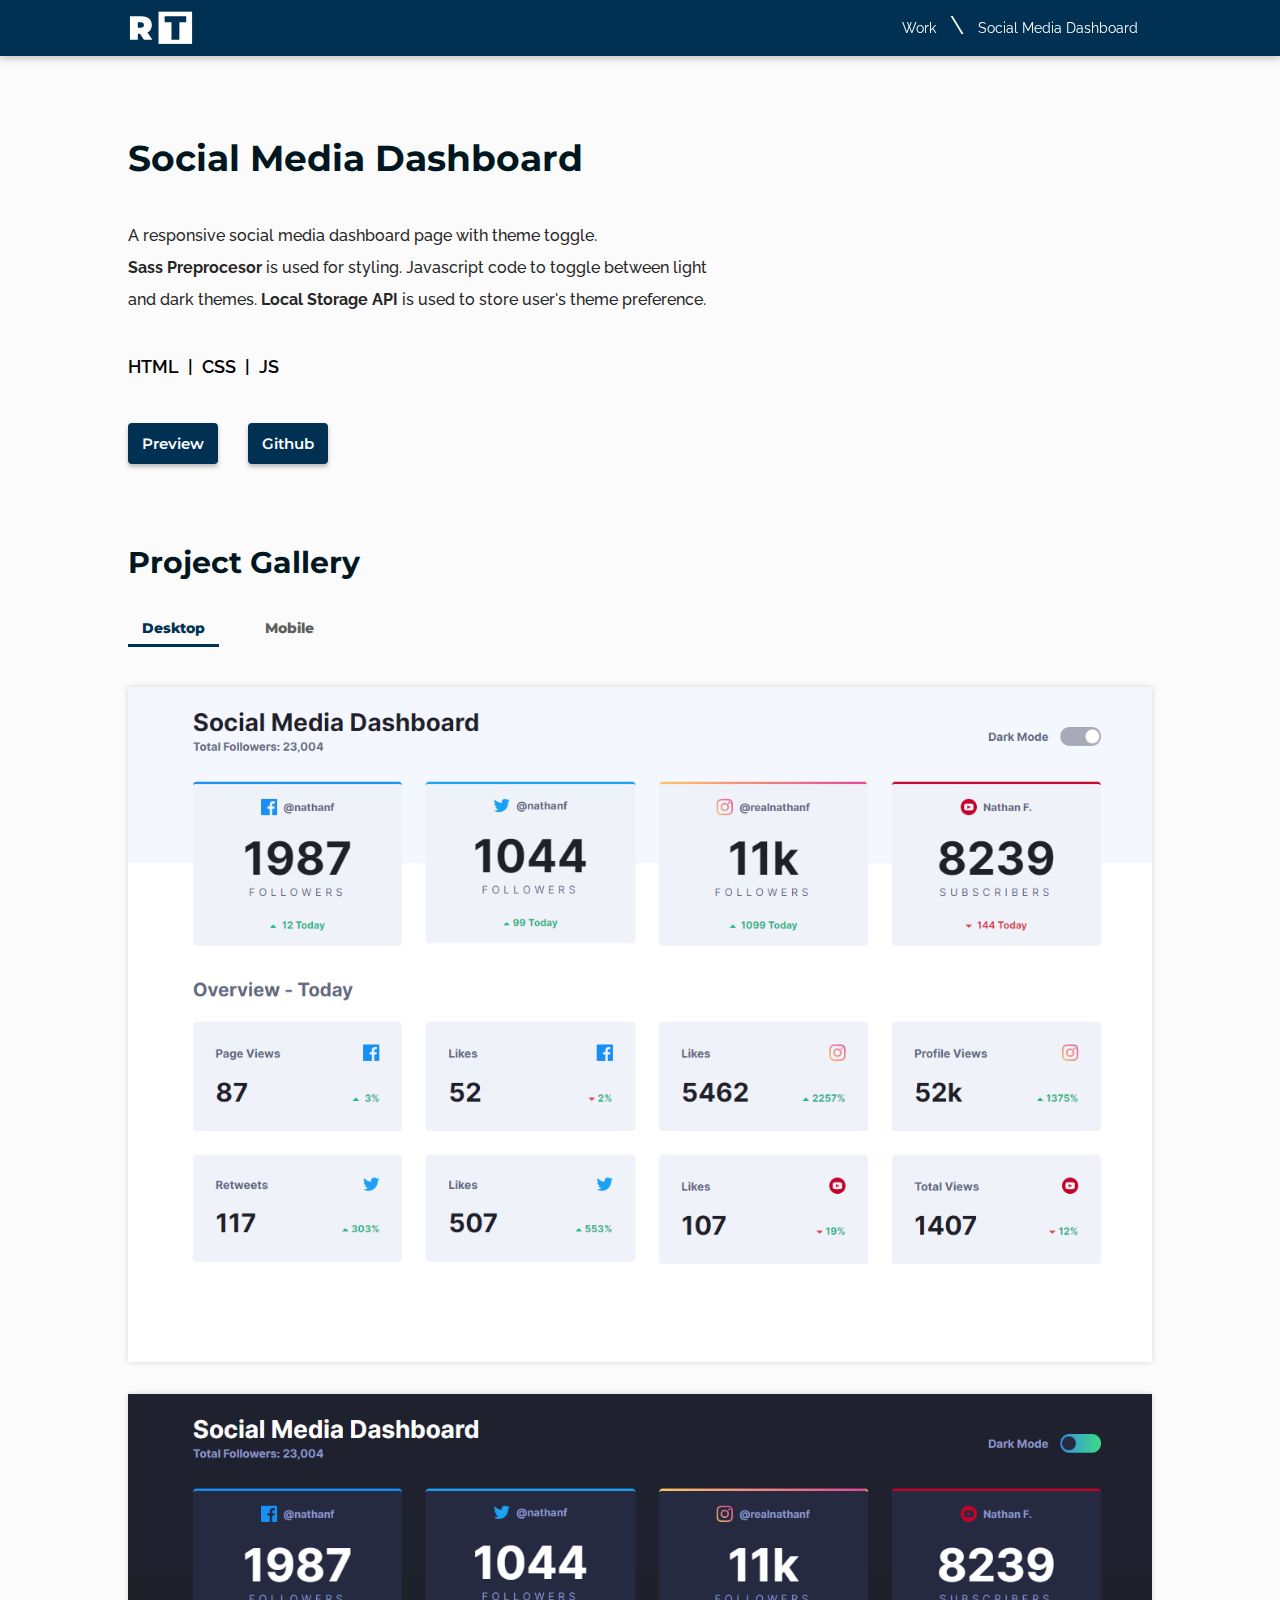
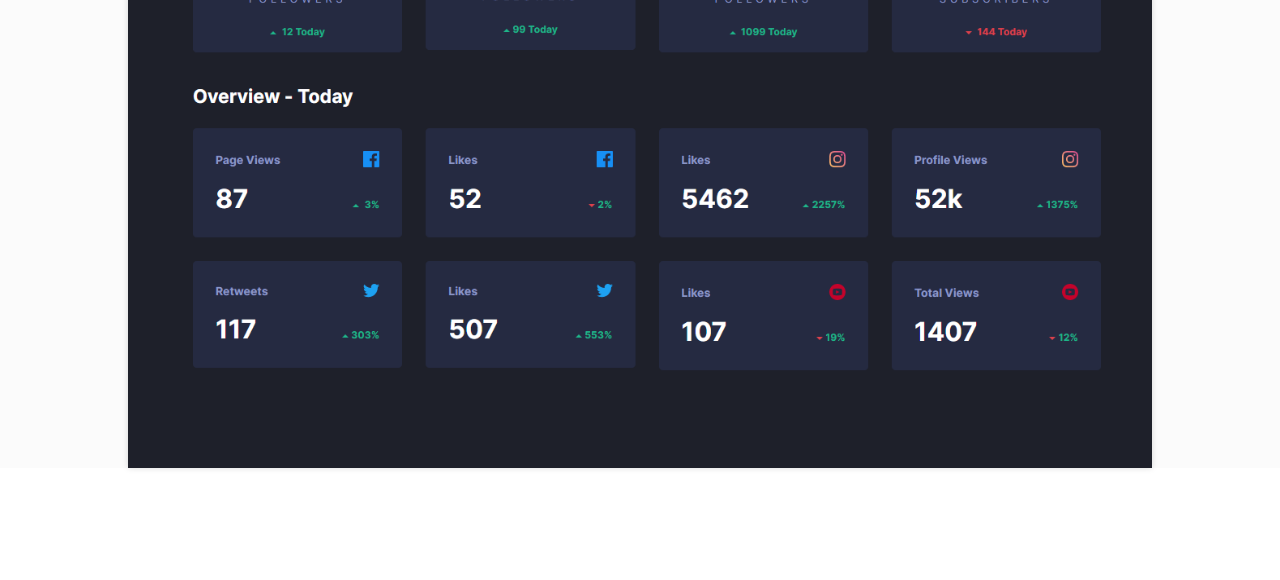
<file: projects/social media dashboard.html>
<!DOCTYPE html>
<html lang="en">
  <head>
    <meta charset="UTF-8" />
    <meta http-equiv="X-UA-Compatible" content="IE=edge" />
    <meta name="viewport" content="width=device-width, initial-scale=1.0" />

    <script src="https://cdnjs.cloudflare.com/ajax/libs/gsap/3.7.1/gsap.min.js"></script>

    <link rel="preconnect" href="https://fonts.googleapis.com" />
    <link rel="preconnect" href="https://fonts.gstatic.com" crossorigin />
    <link
      href="https://fonts.googleapis.com/css2?family=Montserrat:wght@300;400;500;600;700;800;900&family=Raleway:wght@200;300;400;500;600;700;800;900&display=swap"
      rel="stylesheet"
    />

    <link rel="stylesheet" href="../css/main.css" />
    <title>Social Media Dashboard</title>
  </head>
  <body>
    <div class="project-page" id="project-page">
      <header class="header header_project-page">
        <div class="wrapper">
          <div class="header__splitter">
            <a href="../index.html" class="header__logo" id="header__logo">
              <img src="../resources/images/logo.svg" alt="logo" />
            </a>
            <nav class="nav">
              <ul class="nav__list">
                <li><a href="../index.html#work" id="work-link">Work</a></li>
                <li class="nav__list__separator">\</li>
                <li>
                  <a href="#project-page"
                    >Social Media Dashboard</a
                  >
                </li>
              </ul>
            </nav>
          </div>
        </div>
      </header>

      <nav class="bottom-nav">
        <ul>
          <li><a href="../index.html#work" class="nav__work-link">Work</a></li>
          <li>
            <a href="../index.html#about" class="nav__about-link">About</a>
          </li>
          <li>
            <a href="../index.html#contact" class="nav__contact-link"
              >Contact</a
            >
          </li>
        </ul>
      </nav>

      <section class="project-details">
        <div class="wrapper">
          <div class="vertical-space-distributor">
            <h1 class="project-details__title">Social Media Dashboard</h1>
            <div class="project-details__desc">
              <p>A responsive social media dashboard page with theme toggle.</p>
              <p>
                <b> Sass Preprocesor </b> is used for styling. Javascript code
                to toggle between light and dark themes.
                <b> Local Storage API</b> is used to store user's theme
                preference.
              </p>
            </div>
            <div class="project-details__skills">
              <span>HTML</span><span> | </span><span>CSS</span> <span> | </span
              ><span>JS</span>
            </div>
            <div class="project-details__ctas">
              <a
                href="https://social-media-dashboard-page.vercel.app/"
                class="preview-site-btn"
                id="preview-site-btn"
                target="_blank"
                >Preview</a
              >
              <a
                href="https://github.com/rohailtaha/Social-Media-Dashboard-Page"
                class="view-code-btn"
                id="view-code-btn"
                target="_blank"
                >Github</a
              >
            </div>
          </div>
        </div>
      </section>

      <section class="gallery">
        <div class="wrapper">
          <h2 class="gallery__h">Project Gallery</h2>
          <div class="gallery__screen-toggle-btns">
            <a
              href="#"
              class="
                gallery__screen-toggle-btn gallery__screen-toggle-btn--active
              "
              id="screen-toggle-btn__desktop"
              >Desktop</a
            >
            <a
              href="#"
              class="gallery__screen-toggle-btn"
              id="screen-toggle-btn__mobile"
              >Mobile</a
            >
          </div>
        </div>

        <section class="gallery__images-container">
          <div class="wrapper desktop-images-wrapper">
            <div id="desktop-images">
              <div class="gallery__image">
                <img
                  src="../resources/images/projects/social media dashboard/desktop/light.png"
                  alt="web page"
                />
              </div>
              <div class="gallery__image">
                <img
                  src="../resources/images/projects/social media dashboard/desktop/dark.png"
                  alt="web page"
                />
              </div>
            </div>
          </div>
          <div class="wrapper">
            <div id="mobile-images">
              <div class="gallery__image">
                <img
                  src="../resources/images/projects/social media dashboard/mobile/light top.png"
                  alt="web page"
                />
              </div>
              <div class="gallery__image">
                <img
                  src="../resources/images/projects/social media dashboard/mobile/light center.png"
                  alt="web page"
                />
              </div>
              <div class="gallery__image">
                <img
                  src="../resources/images/projects/social media dashboard/mobile/light bottom.png"
                  alt="web page"
                />
              </div>
              <div class="gallery__image">
                <img
                  src="../resources/images/projects/social media dashboard/mobile/dark top.png"
                  alt="web page"
                />
              </div>
              <div class="gallery__image">
                <img
                  src="../resources/images/projects/social media dashboard/mobile/dark center.png"
                  alt="web page"
                />
              </div>
              <div class="gallery__image">
                <img
                  src="../resources/images/projects/social media dashboard/mobile/dark bottom.png"
                  alt="web page"
                />
              </div>
            </div>
          </div>
        </section>
      </section>
    </div>

    <script src="../js/project details page/animations/slides maker.js"></script>
    <script
      type="module"
      src="../js/project details page/animations/links hover animations.js"
    ></script>
  </body>
</html>
</file>
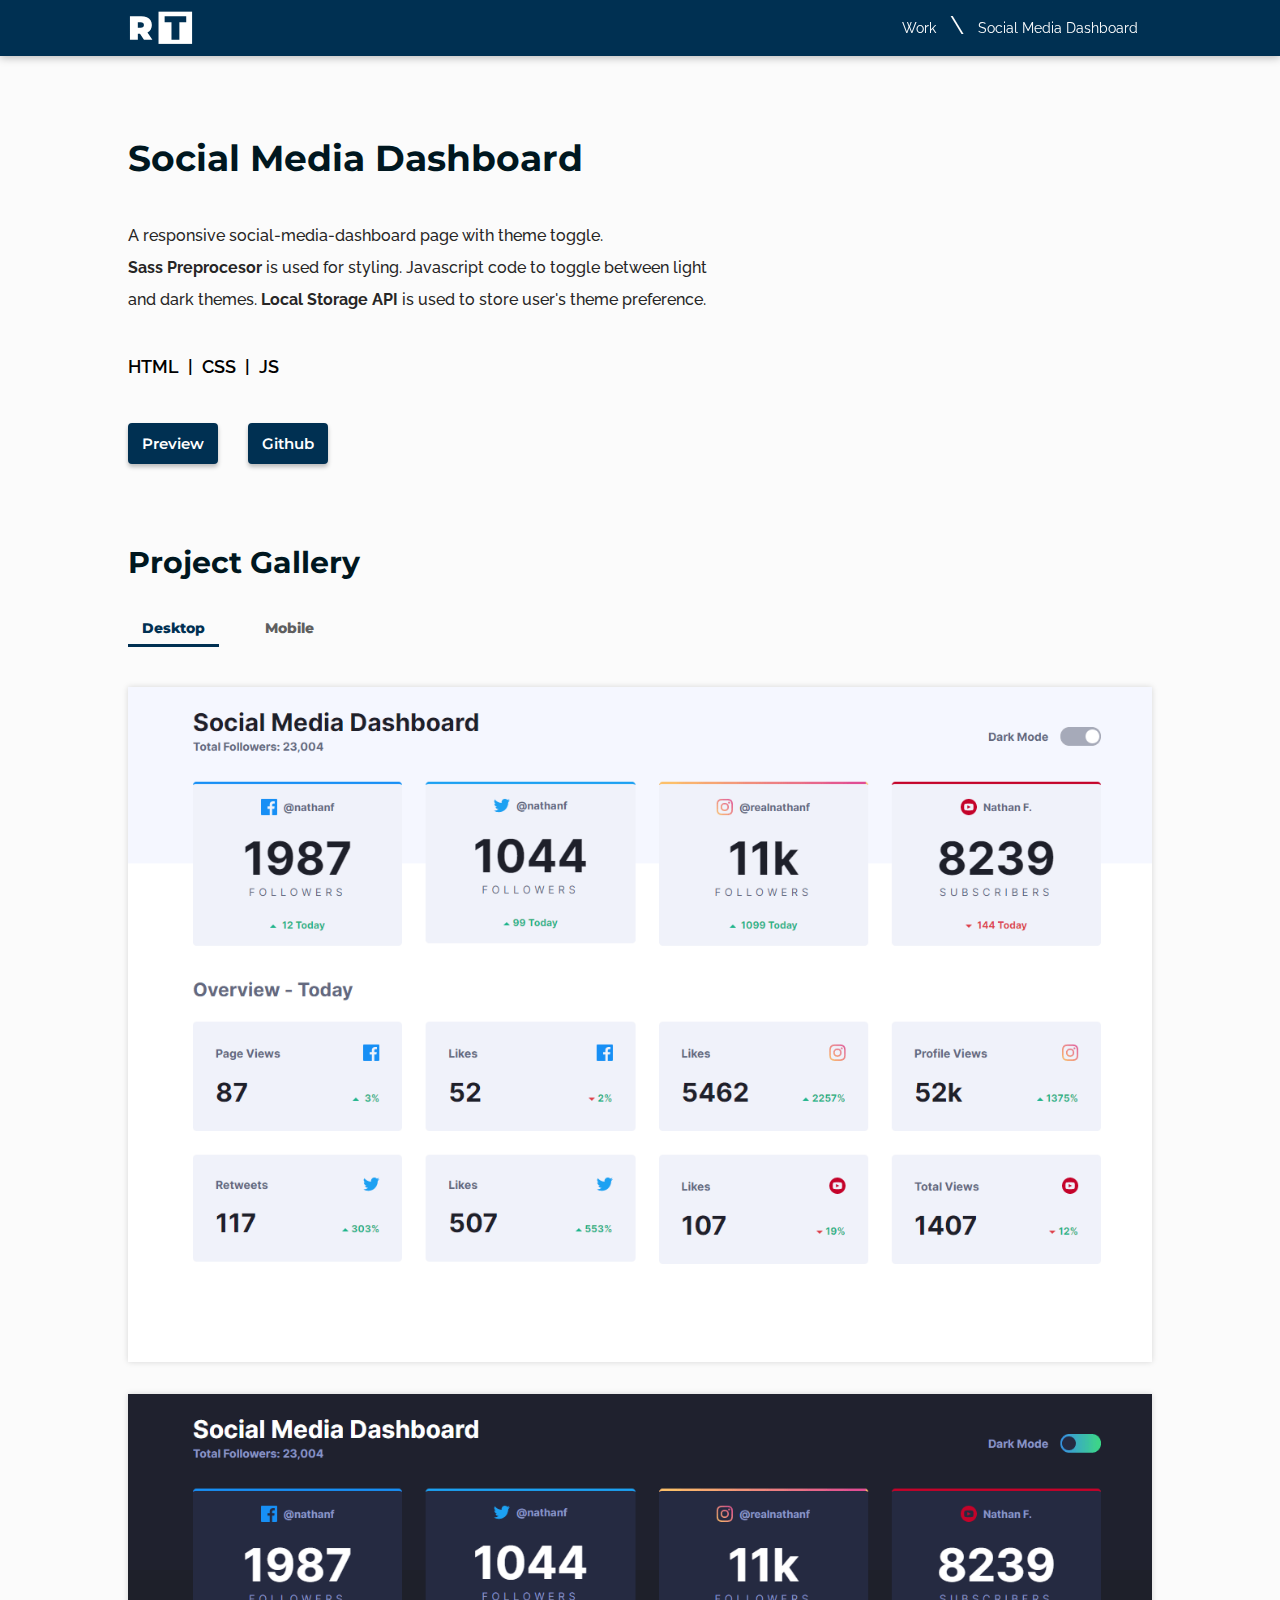
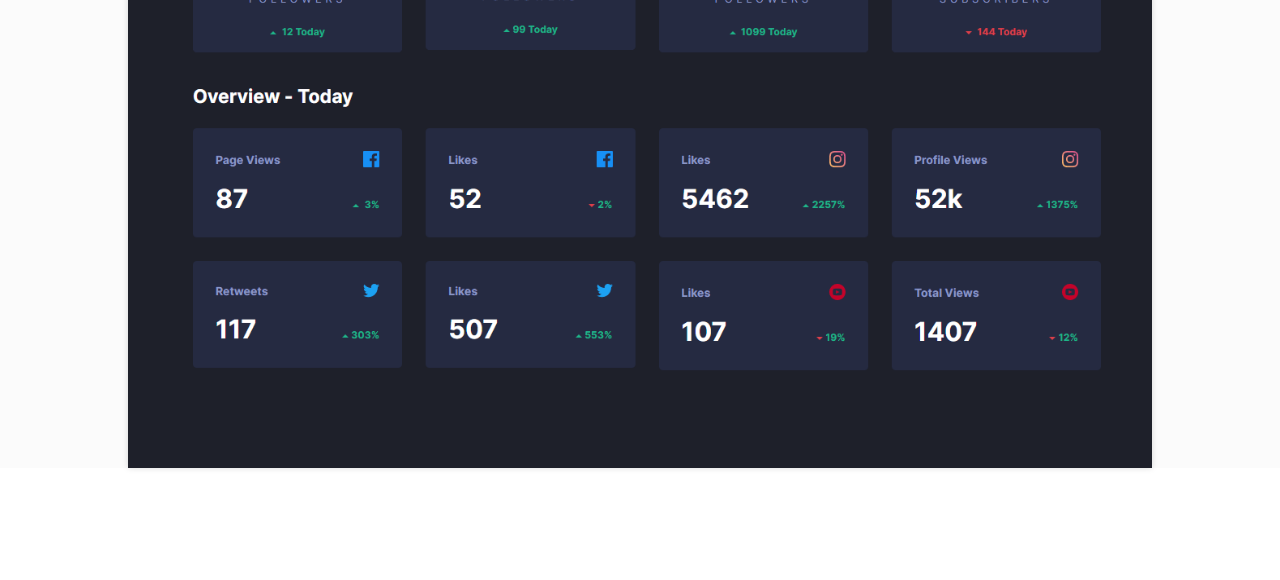
<file: projects/social-media-dashboard.html>
<!DOCTYPE html>
<html lang="en">
  <head>
    <meta charset="UTF-8" />
    <meta http-equiv="X-UA-Compatible" content="IE=edge" />
    <meta name="viewport" content="width=device-width, initial-scale=1.0" />

    <script src="https://cdnjs.cloudflare.com/ajax/libs/gsap/3.7.1/gsap.min.js"></script>

    <link rel="preconnect" href="https://fonts.googleapis.com" />
    <link rel="preconnect" href="https://fonts.gstatic.com" crossorigin />
    <link
      href="https://fonts.googleapis.com/css2?family=Montserrat:wght@300;400;500;600;700;800;900&family=Raleway:wght@200;300;400;500;600;700;800;900&display=swap"
      rel="stylesheet"
    />

    <link rel="stylesheet" href="../css/main.css" />
    <title>Social Media Dashboard</title>
  </head>
  <body>
    <div class="project-page" id="project-page">
      <header class="header header_project-page">
        <div class="wrapper">
          <div class="header__splitter">
            <a href="../index.html" class="header__logo" id="header__logo">
              <img src="../resources/images/logo.svg" alt="logo" />
            </a>
            <nav class="nav">
              <ul class="nav__list">
                <li><a href="../index.html#work" id="work-link">Work</a></li>
                <li class="nav__list__separator">\</li>
                <li>
                  <a href="#project-page">Social Media Dashboard</a>
                </li>
              </ul>
            </nav>
          </div>
        </div>
      </header>

      <nav class="bottom-nav">
        <ul>
          <li><a href="../index.html#work" class="nav__work-link">Work</a></li>
          <li>
            <a href="../index.html#about" class="nav__about-link">About</a>
          </li>
          <li>
            <a href="../index.html#contact" class="nav__contact-link"
              >Contact</a
            >
          </li>
        </ul>
      </nav>

      <section class="project-details">
        <div class="wrapper">
          <div class="vertical-space-distributor">
            <h1 class="project-details__title">Social Media Dashboard</h1>
            <div class="project-details__desc">
              <p>A responsive social-media-dashboard page with theme toggle.</p>
              <p>
                <b> Sass Preprocesor </b> is used for styling. Javascript code
                to toggle between light and dark themes.
                <b> Local Storage API</b> is used to store user's theme
                preference.
              </p>
            </div>
            <div class="project-details__skills">
              <span>HTML</span><span> | </span><span>CSS</span> <span> | </span
              ><span>JS</span>
            </div>
            <div class="project-details__ctas">
              <a
                href="https://social-media-dashboard-page.vercel.app/"
                class="preview-site-btn"
                id="preview-site-btn"
                target="_blank"
                >Preview</a
              >
              <a
                href="https://github.com/rohailtaha/Social-Media-Dashboard-Page"
                class="view-code-btn"
                id="view-code-btn"
                target="_blank"
                >Github</a
              >
            </div>
          </div>
        </div>
      </section>

      <section class="gallery">
        <div class="wrapper">
          <h2 class="gallery__h">Project Gallery</h2>
          <div class="gallery__screen-toggle-btns">
            <a
              href="#"
              class="gallery__screen-toggle-btn gallery__screen-toggle-btn--active"
              id="screen-toggle-btn__desktop"
              >Desktop</a
            >
            <a
              href="#"
              class="gallery__screen-toggle-btn"
              id="screen-toggle-btn__mobile"
              >Mobile</a
            >
          </div>
        </div>

        <section class="gallery__images-container">
          <div class="wrapper desktop-images-wrapper">
            <div id="desktop-images">
              <div class="gallery__image">
                <img
                  src="../resources/images/projects/social-media-dashboard/desktop/light.png"
                  alt="web page"
                />
              </div>
              <div class="gallery__image">
                <img
                  src="../resources/images/projects/social-media-dashboard/desktop/dark.png"
                  alt="web page"
                />
              </div>
            </div>
          </div>
          <div class="wrapper">
            <div id="mobile-images">
              <div class="gallery__image">
                <img
                  src="../resources/images/projects/social-media-dashboard/mobile/light top.png"
                  alt="web page"
                />
              </div>
              <div class="gallery__image">
                <img
                  src="../resources/images/projects/social-media-dashboard/mobile/light center.png"
                  alt="web page"
                />
              </div>
              <div class="gallery__image">
                <img
                  src="../resources/images/projects/social-media-dashboard/mobile/light bottom.png"
                  alt="web page"
                />
              </div>
              <div class="gallery__image">
                <img
                  src="../resources/images/projects/social-media-dashboard/mobile/dark top.png"
                  alt="web page"
                />
              </div>
              <div class="gallery__image">
                <img
                  src="../resources/images/projects/social-media-dashboard/mobile/dark center.png"
                  alt="web page"
                />
              </div>
              <div class="gallery__image">
                <img
                  src="../resources/images/projects/social-media-dashboard/mobile/dark bottom.png"
                  alt="web page"
                />
              </div>
            </div>
          </div>
        </section>
      </section>
    </div>

    <script src="../js/project-details-page/animations/slides-maker.js"></script>
    <script
      type="module"
      src="../js/project-details-page/animations/links-hover-animations.js"
    ></script>
  </body>
</html>
</file>
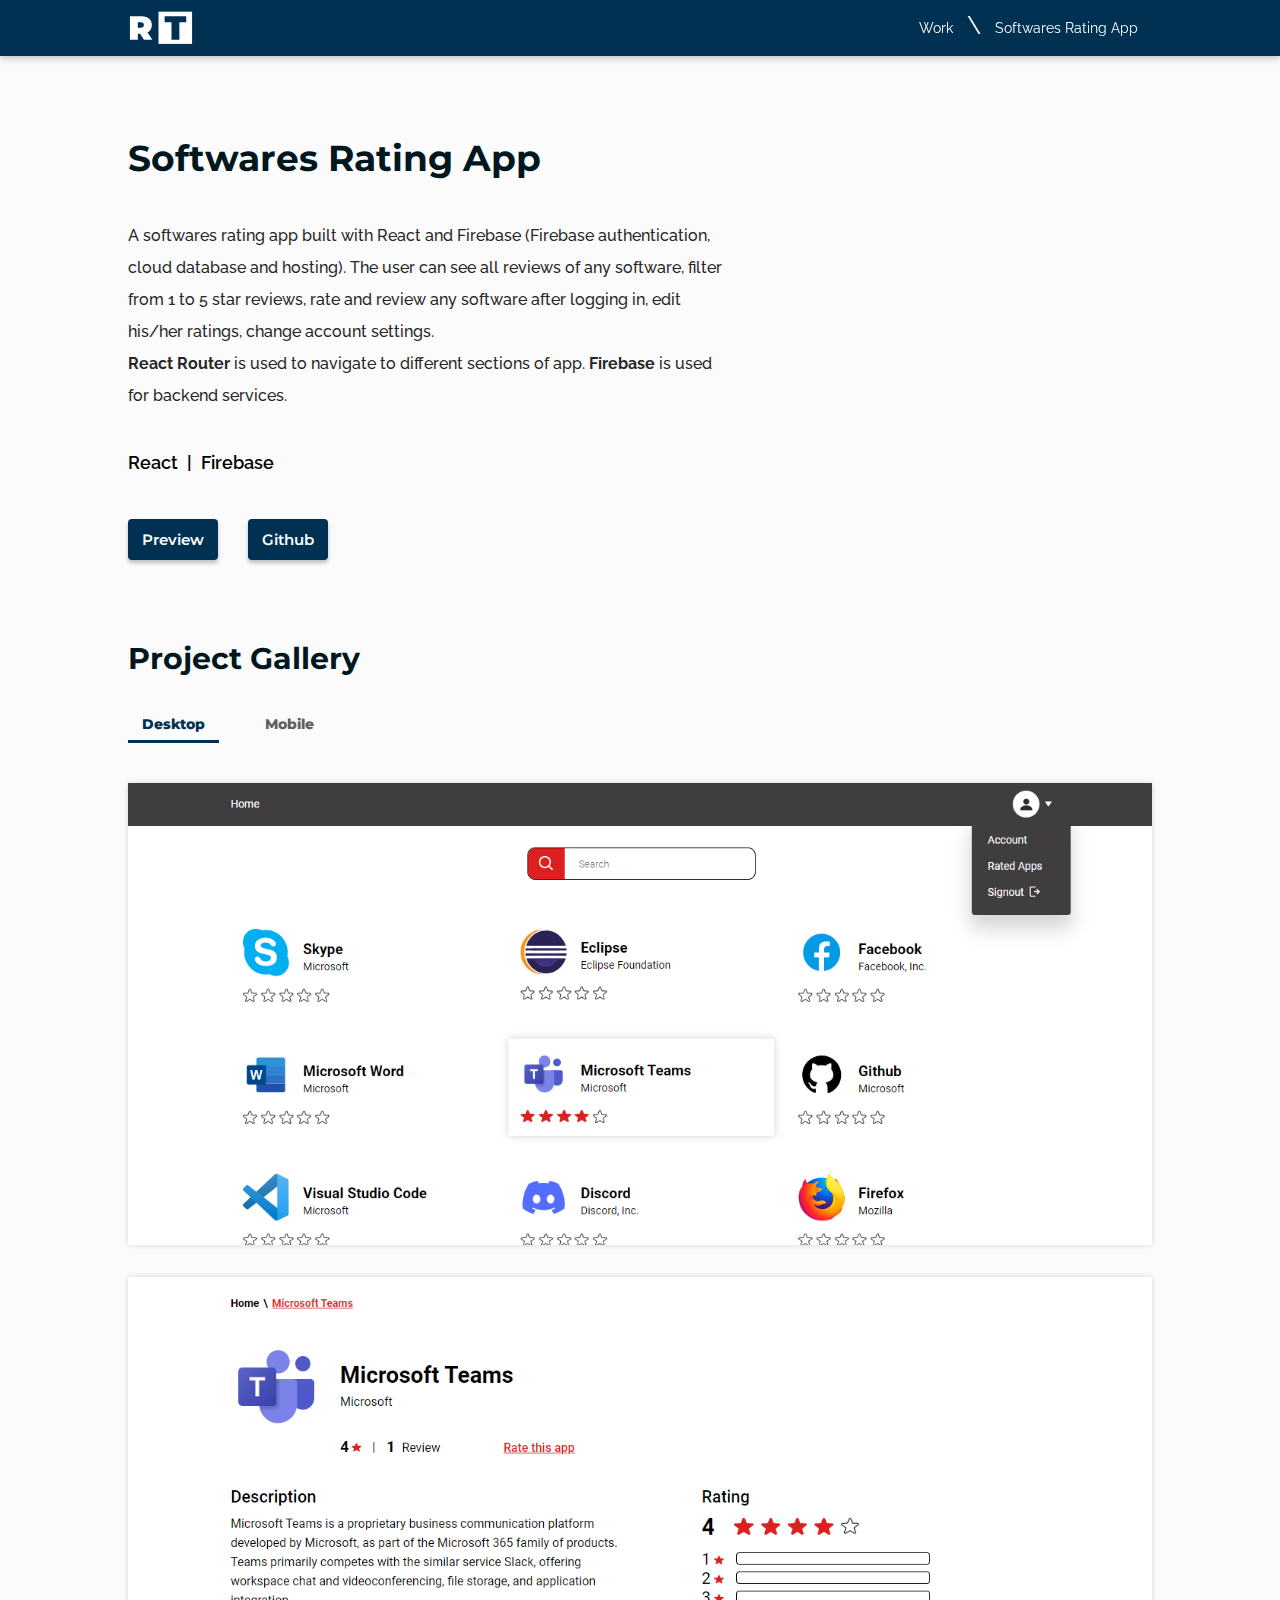
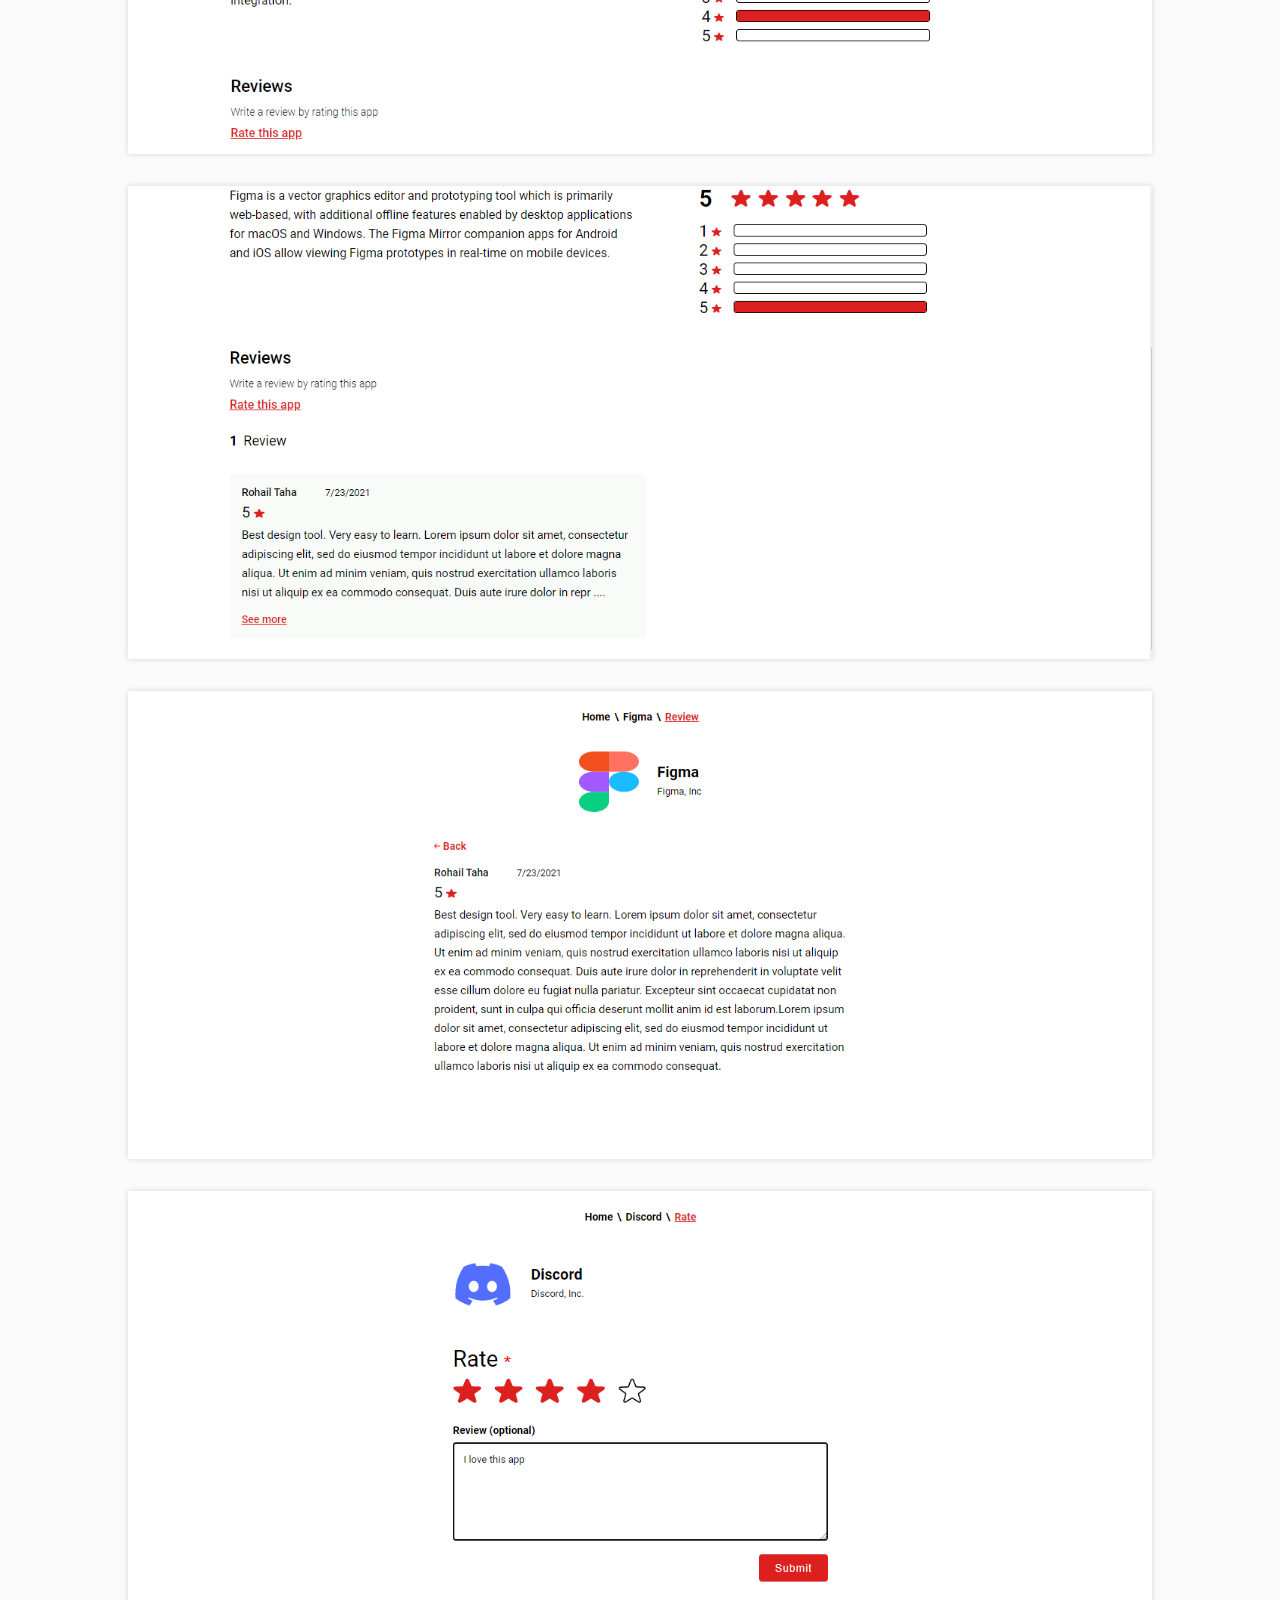
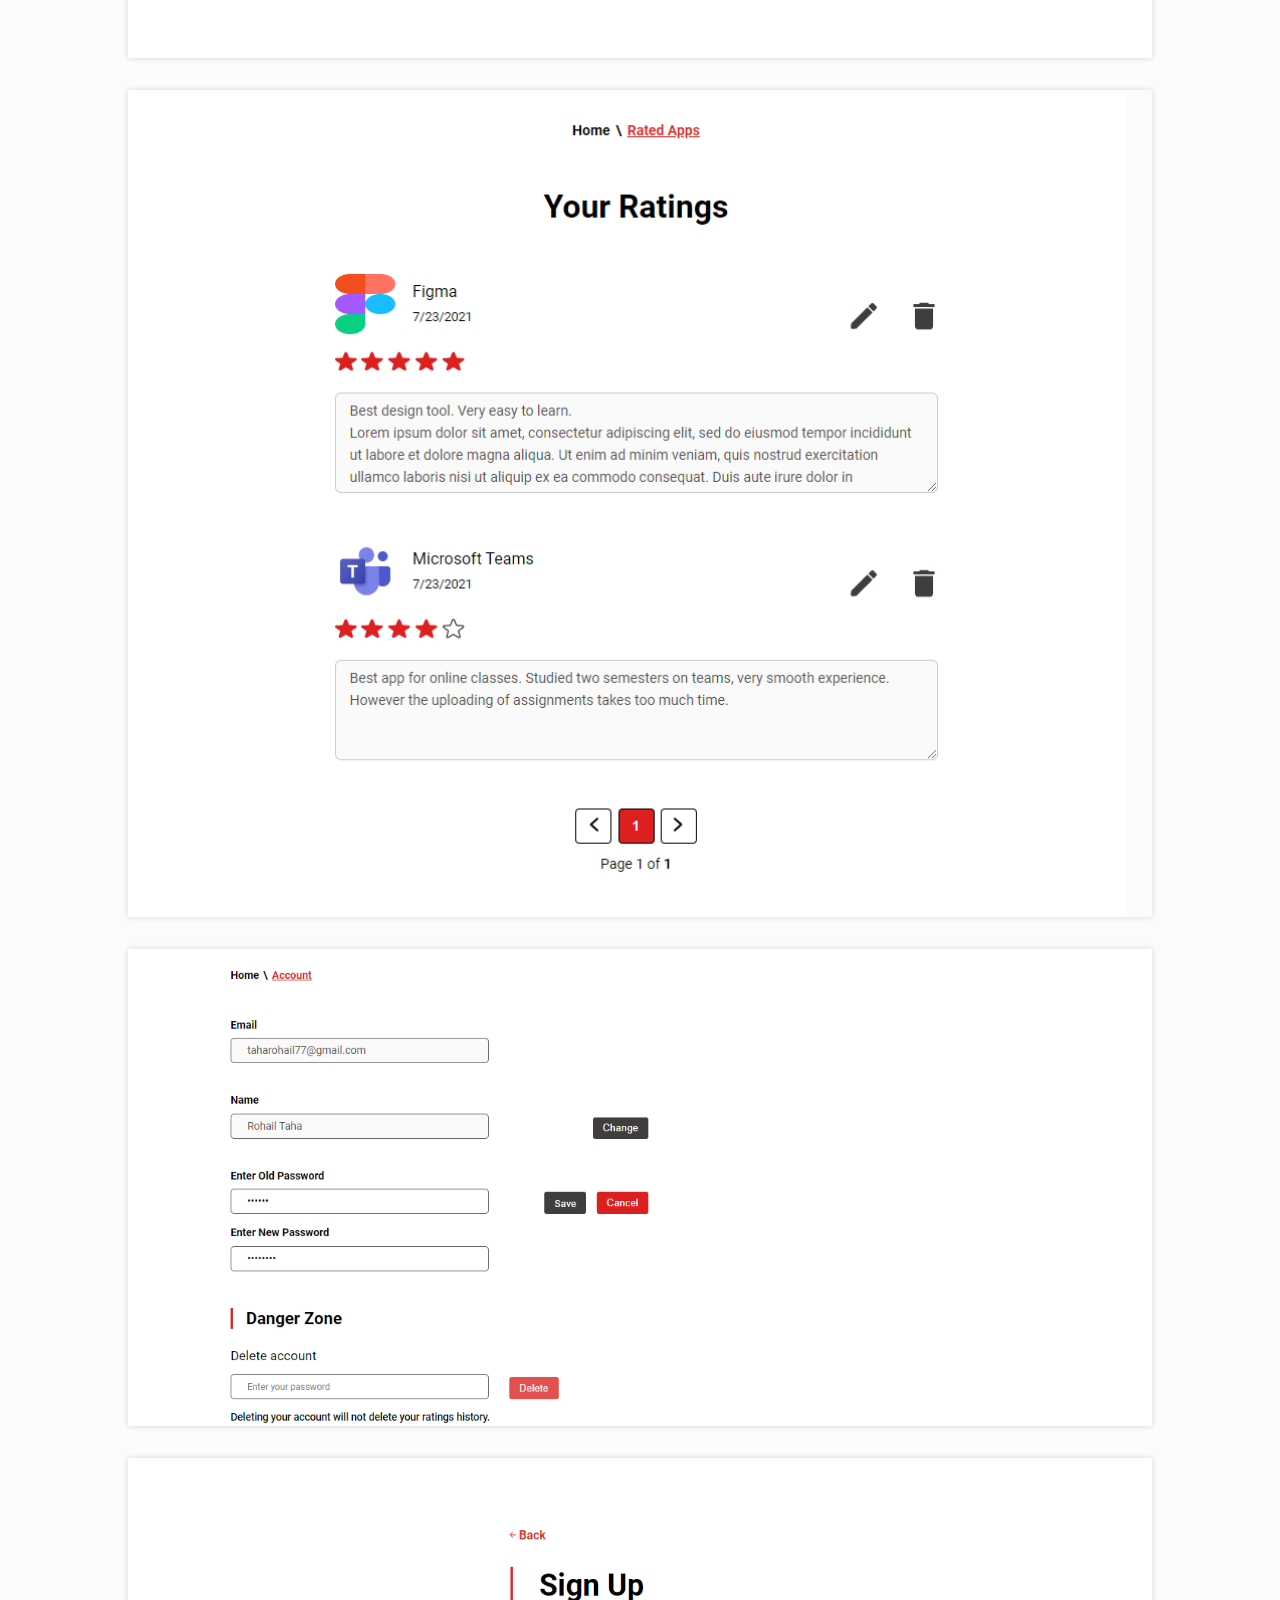
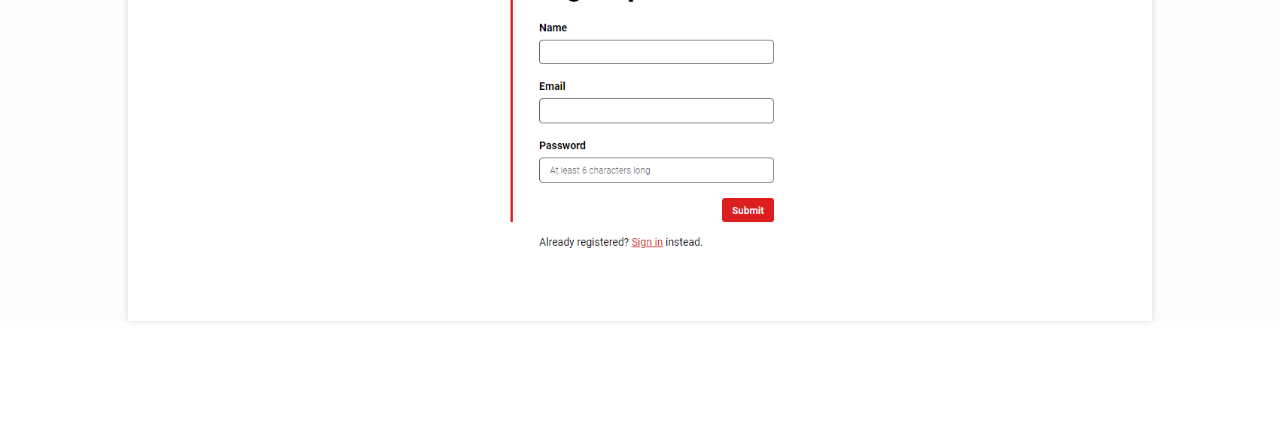
<file: projects/softwares rating app.html>
<!DOCTYPE html>
<html lang="en">
  <head>
    <meta charset="UTF-8" />
    <meta http-equiv="X-UA-Compatible" content="IE=edge" />
    <meta name="viewport" content="width=device-width, initial-scale=1.0" />
    
    <script src="https://cdnjs.cloudflare.com/ajax/libs/gsap/3.7.1/gsap.min.js"></script>

    <link rel="preconnect" href="https://fonts.googleapis.com" />
    <link rel="preconnect" href="https://fonts.gstatic.com" crossorigin />
    <link
      href="https://fonts.googleapis.com/css2?family=Montserrat:wght@300;400;500;600;700;800;900&family=Raleway:wght@200;300;400;500;600;700;800;900&display=swap"
      rel="stylesheet"
    />

    <link rel="stylesheet" href="../css/main.css" />
    <title>Softwares Rating App</title>
  </head>
  <body>
    <div class="project-page" id="project-page">
      <header class="header header_project-page">
        <div class="wrapper">
          <div class="header__splitter">
            <a href="../index.html" class="header__logo" id="header__logo">
              <img src="../resources/images/logo.svg" alt="logo" />
            </a>
            <nav class="nav">
              <ul class="nav__list">
                <li><a href="../index.html#work" id="work-link">Work</a></li>
                <li class="nav__list__separator">\</li>
                <li>
                  <a href="#project-page">Softwares Rating App</a>
                </li>
              </ul>
            </nav>
          </div>
        </div>
      </header>

      <nav class="bottom-nav">
        <ul>
          <li><a href="../index.html#work" class="nav__work-link">Work</a></li>
          <li>
            <a href="../index.html#about" class="nav__about-link">About</a>
          </li>
          <li>
            <a href="../index.html#contact" class="nav__contact-link"
              >Contact</a
            >
          </li>
        </ul>
      </nav>

      <section class="project-details">
        <div class="wrapper">
          <div class="vertical-space-distributor">
            <h1 class="project-details__title">Softwares Rating App</h1>
            <div class="project-details__desc">
              <p>
                A softwares rating app built with React and Firebase (Firebase
                authentication, cloud database and hosting). The user can see
                all reviews of any software, filter from 1 to 5 star reviews,
                rate and review any software after logging in, edit his/her
                ratings, change account settings.
              </p>
              <p>
                <b> React Router </b> is used to navigate to different sections
                of app. <b> Firebase</b> is used for backend services.
              </p>
            </div>
            <div class="project-details__skills">
              <span>React</span><span> | </span><span>Firebase</span>
            </div>
            <div class="project-details__ctas">
              <a
                href="https://my-holiday-proje-1616778972307.web.app/"
                class="preview-site-btn"
                id="preview-site-btn"
                target="_blank"
                >Preview</a
              >
              <a
                href="https://github.com/rohailtaha/Softwares-Rating-App"
                class="view-code-btn"
                id="view-code-btn"
                target="_blank"
                >Github</a
              >
            </div>
          </div>
        </div>
      </section>

      <section class="gallery">
        <div class="wrapper">
          <h2 class="gallery__h">Project Gallery</h2>
          <div class="gallery__screen-toggle-btns">
            <a
              href="#"
              class="
                gallery__screen-toggle-btn gallery__screen-toggle-btn--active
              "
              id="screen-toggle-btn__desktop"
              >Desktop</a
            >
            <a
              href="#"
              class="gallery__screen-toggle-btn"
              id="screen-toggle-btn__mobile"
              >Mobile</a
            >
          </div>
        </div>

        <section class="gallery__images-container">
          <div class="wrapper desktop-images-wrapper">
            <div id="desktop-images">
              <div class="gallery__image">
                <img
                  src="../resources/images/projects/softwares rating app/desktop/desktop project/home.png"
                  alt="web page"
                />
              </div>
              <div class="gallery__image">
                <img
                  src="../resources/images/projects/softwares rating app/desktop/desktop project/software details.png"
                  alt="web page"
                />
              </div>
              <div class="gallery__image">
                <img
                  src="../resources/images/projects/softwares rating app/desktop/desktop project/software details bottom.png"
                  alt="web page"
                />
              </div>
              <div class="gallery__image">
                <img
                  src="../resources/images/projects/softwares rating app/desktop/desktop project/complete review.png"
                  alt="web page"
                />
              </div>
              <div class="gallery__image">
                <img
                  src="../resources/images/projects/softwares rating app/desktop/desktop project/rate.png"
                  alt="web page"
                />
              </div>
              <div class="gallery__image">
                <img
                  src="../resources/images/projects/softwares rating app/desktop/desktop project/rated apps.png"
                  alt="web page"
                />
              </div>
              <div class="gallery__image">
                <img
                  src="../resources/images/projects/softwares rating app/desktop/desktop project/account.png"
                  alt="web page"
                />
              </div>
              <div class="gallery__image">
                <img
                  src="../resources/images/projects/softwares rating app/desktop/desktop project/signup.png"
                  alt="web page"
                />
              </div>
            </div>
          </div>
          <div class="wrapper">
            <div id="mobile-images">
              <div class="gallery__image">
                <img
                  src="../resources/images/projects/softwares rating app/desktop/mobile project/home.png"
                  alt="web page"
                />
              </div>
              <div class="gallery__image">
                <img
                  src="../resources/images/projects/softwares rating app/desktop/mobile project/software details top.png"
                  alt="web page"
                />
              </div>
              <div class="gallery__image">
                <img
                  src="../resources/images/projects/softwares rating app/desktop/mobile project/software details bottom.png"
                  alt="web page"
                />
              </div>
              <div class="gallery__image">
                <img
                  src="../resources/images/projects/softwares rating app/desktop/mobile project/complete review.png"
                  alt="web page"
                />
              </div>
              <div class="gallery__image">
                <img
                  src="../resources/images/projects/softwares rating app/desktop/mobile project/rate.png"
                  alt="web page"
                />
              </div>
              <div class="gallery__image">
                <img
                  src="../resources/images/projects/softwares rating app/desktop/mobile project/rated apps top.png"
                  alt="web page"
                />
              </div>
              <div class="gallery__image">
                <img
                  src="../resources/images/projects/softwares rating app/desktop/mobile project/rated apps bottom.png"
                  alt="web page"
                />
              </div>
              <div class="gallery__image">
                <img
                  src="../resources/images/projects/softwares rating app/desktop/mobile project/account.png"
                  alt="web page"
                />
              </div>
              <div class="gallery__image">
                <img
                  src="../resources/images/projects/softwares rating app/desktop/mobile project/signin.png"
                  alt="web page"
                />
              </div>
            </div>
          </div>
        </section>
      </section>
    </div>

    <script src="../js/project details page/animations/slides maker.js"></script>
    <script
      type="module"
      src="../js/project details page/animations/links hover animations.js"
    ></script>
  </body>
</html>
</file>
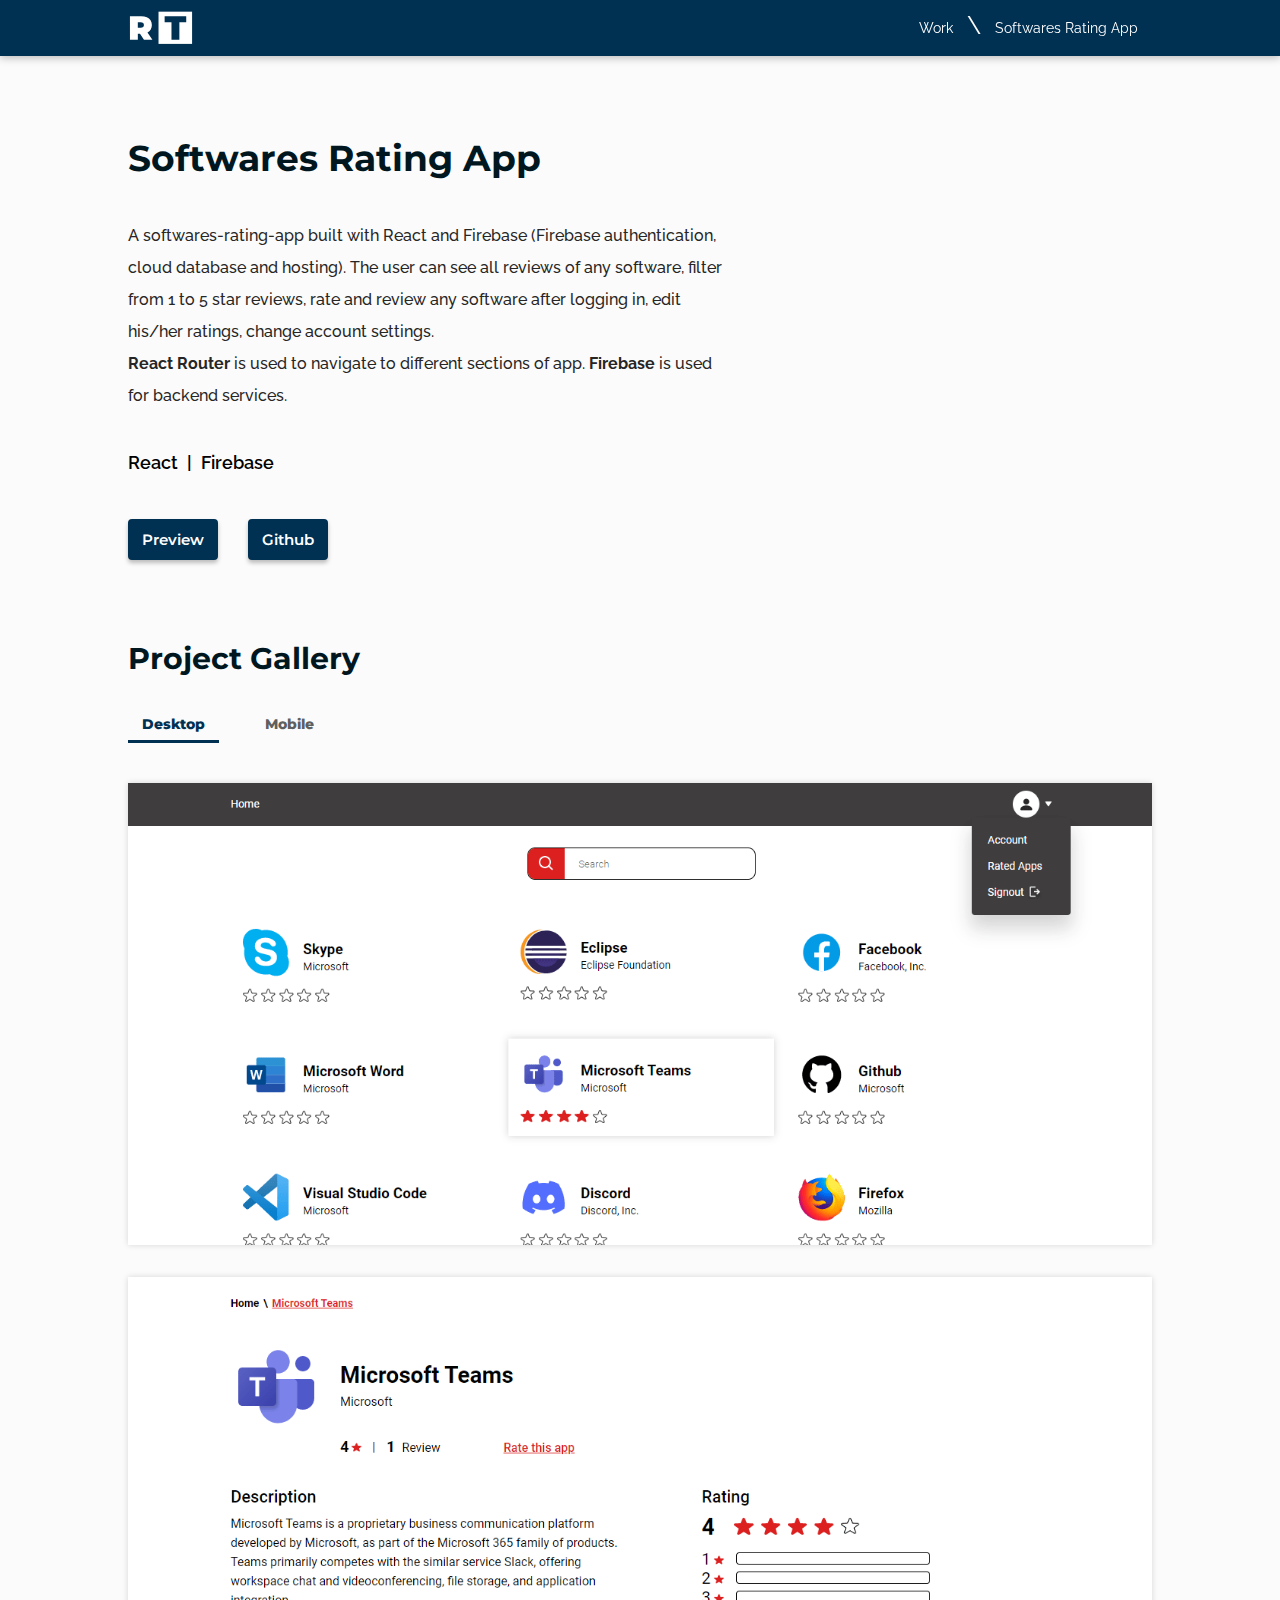
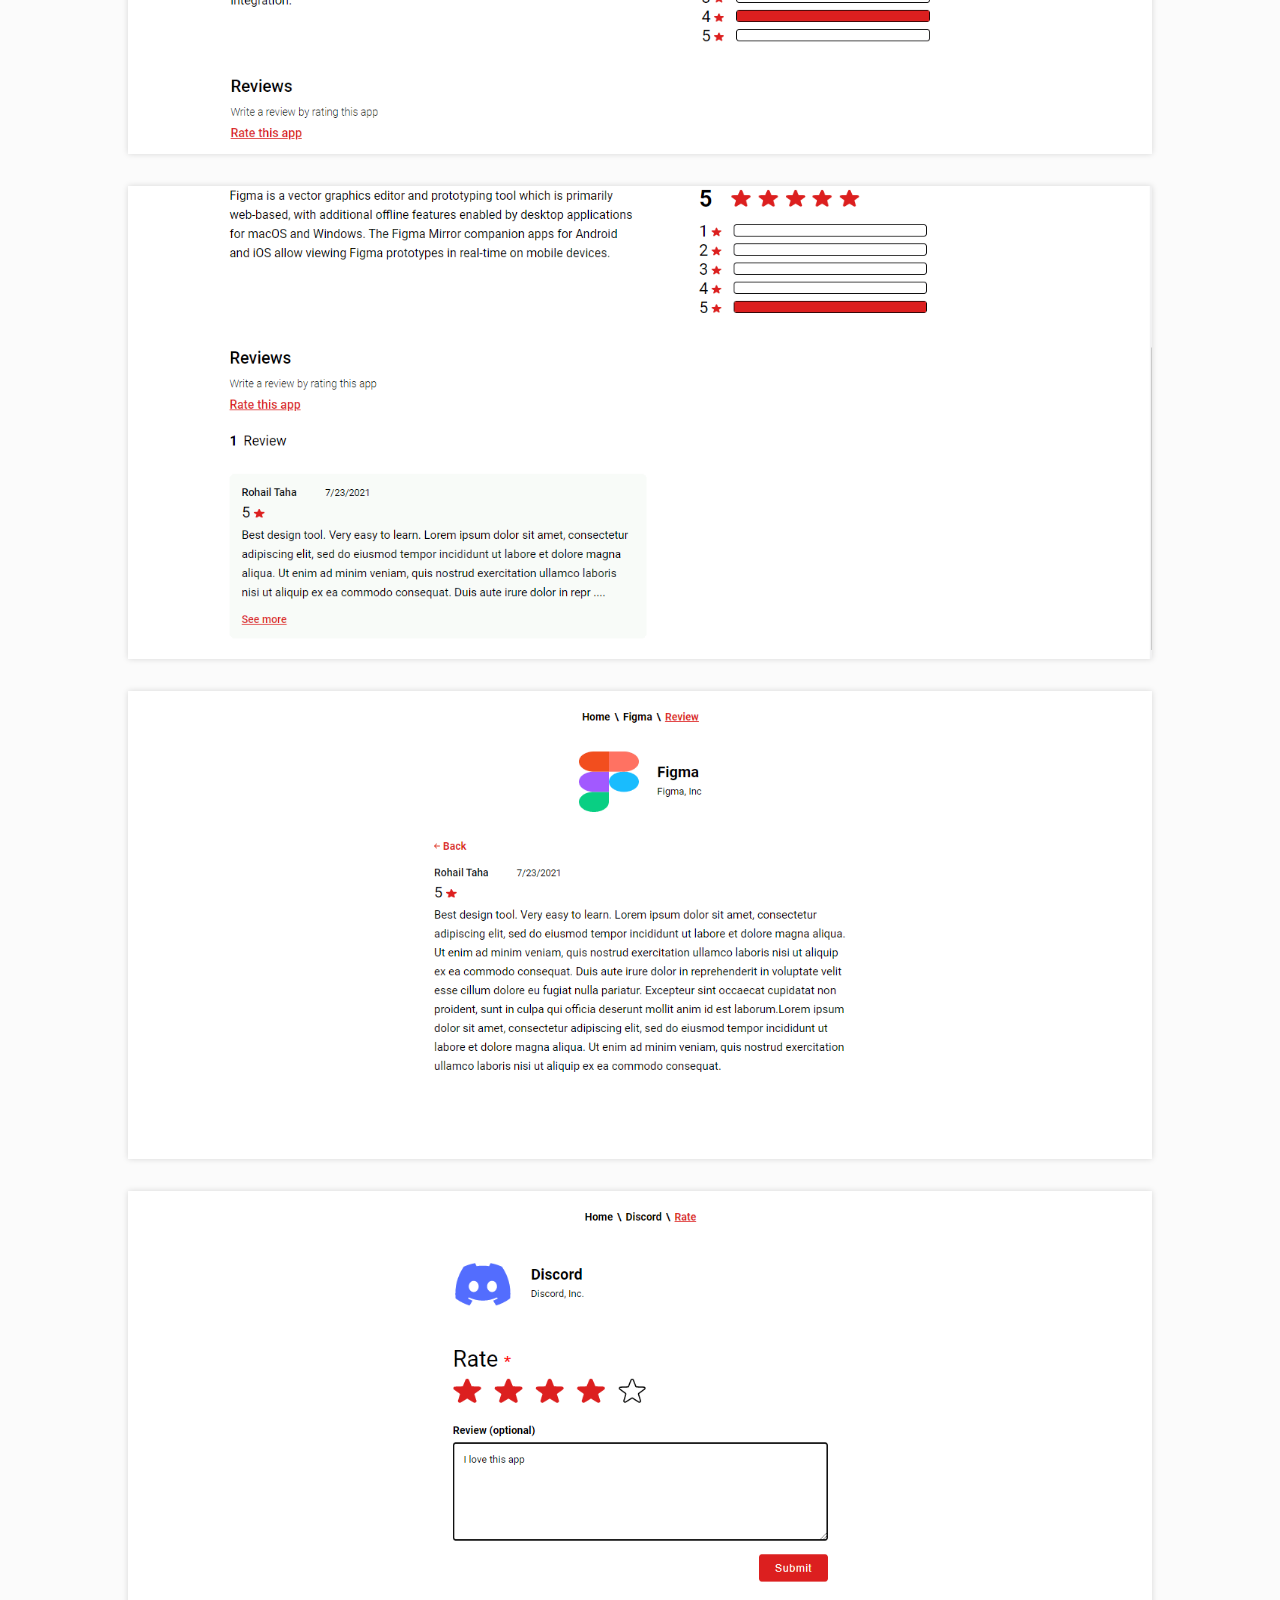
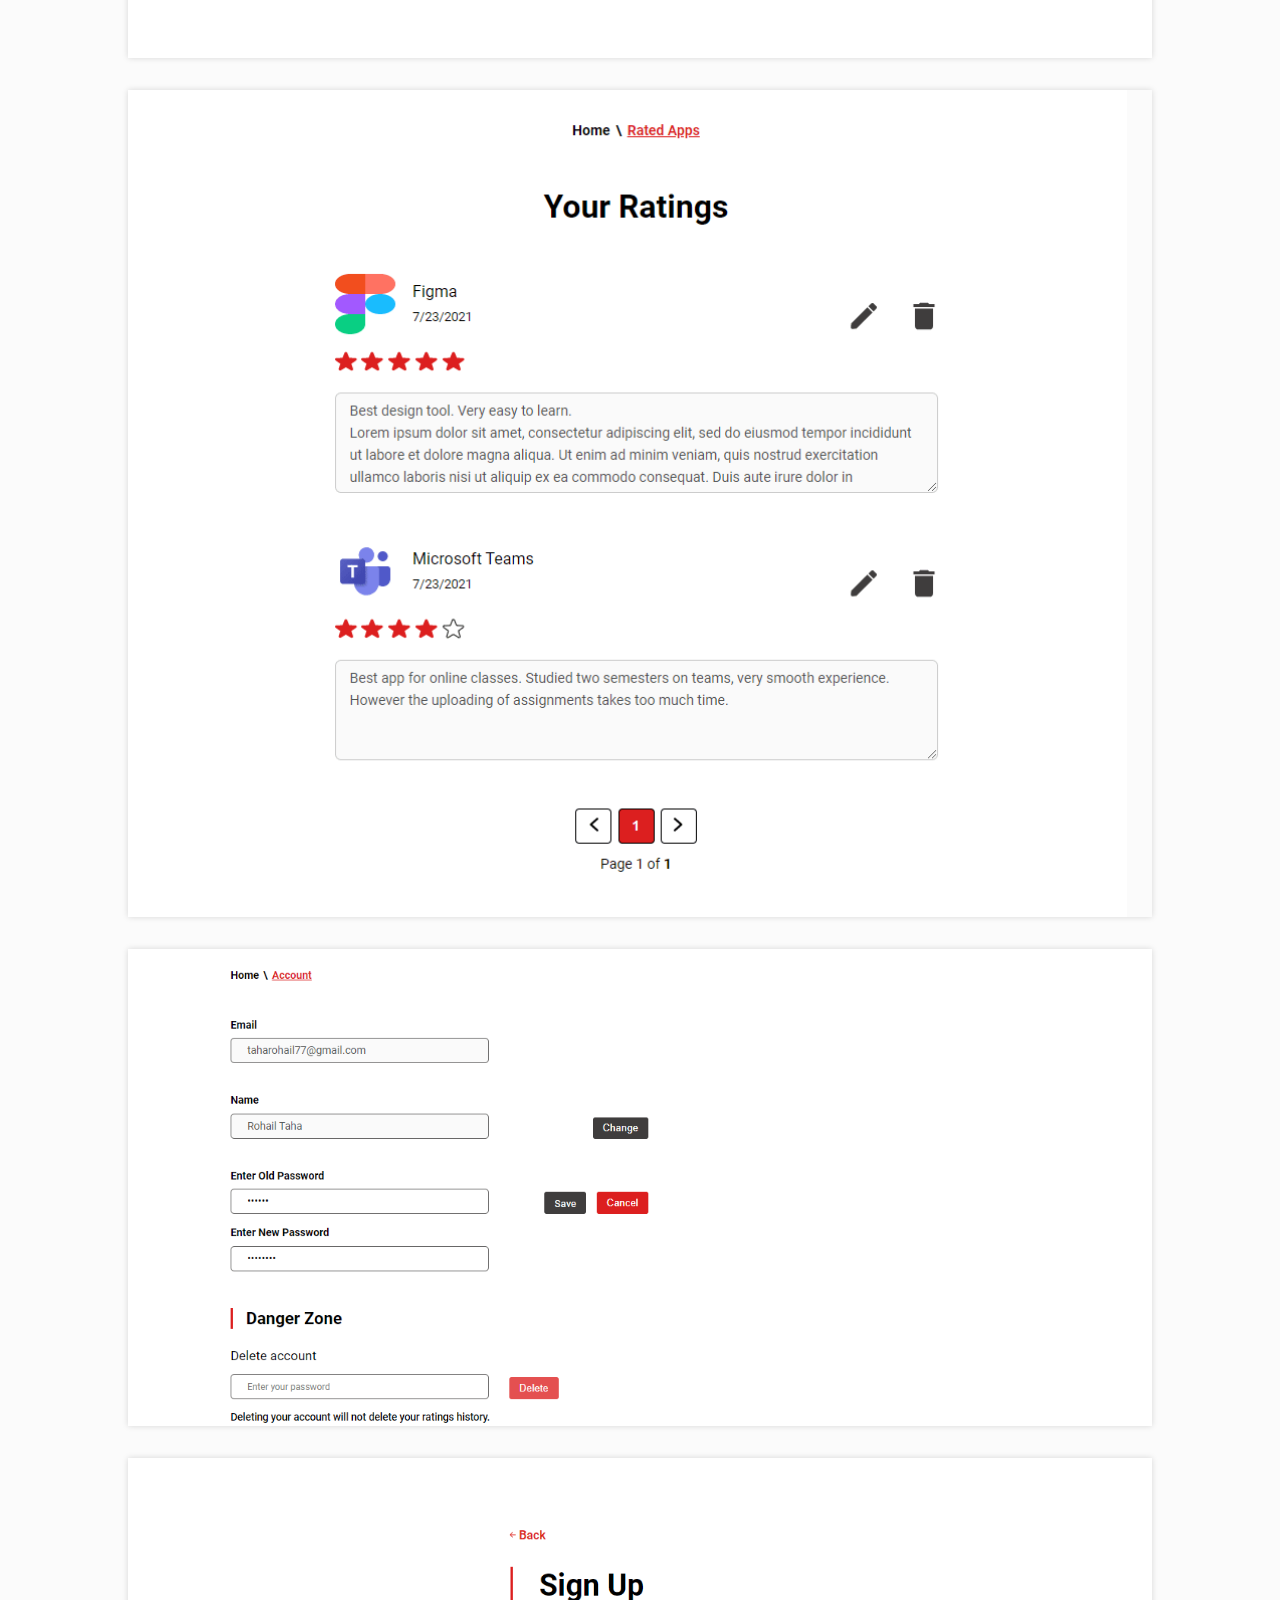
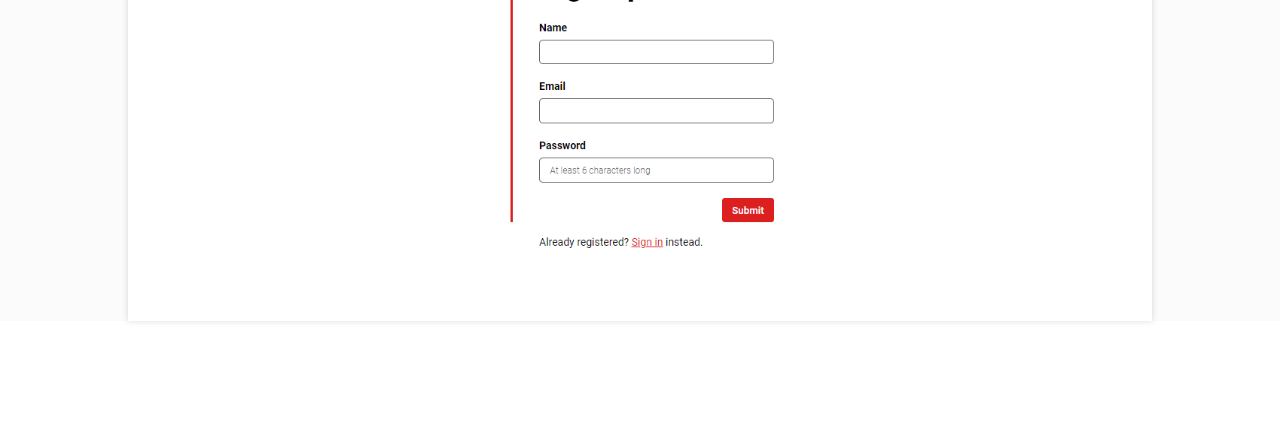
<file: projects/softwares-rating-app.html>
<!DOCTYPE html>
<html lang="en">
  <head>
    <meta charset="UTF-8" />
    <meta http-equiv="X-UA-Compatible" content="IE=edge" />
    <meta name="viewport" content="width=device-width, initial-scale=1.0" />

    <script src="https://cdnjs.cloudflare.com/ajax/libs/gsap/3.7.1/gsap.min.js"></script>

    <link rel="preconnect" href="https://fonts.googleapis.com" />
    <link rel="preconnect" href="https://fonts.gstatic.com" crossorigin />
    <link
      href="https://fonts.googleapis.com/css2?family=Montserrat:wght@300;400;500;600;700;800;900&family=Raleway:wght@200;300;400;500;600;700;800;900&display=swap"
      rel="stylesheet"
    />

    <link rel="stylesheet" href="../css/main.css" />
    <title>Softwares Rating App</title>
  </head>
  <body>
    <div class="project-page" id="project-page">
      <header class="header header_project-page">
        <div class="wrapper">
          <div class="header__splitter">
            <a href="../index.html" class="header__logo" id="header__logo">
              <img src="../resources/images/logo.svg" alt="logo" />
            </a>
            <nav class="nav">
              <ul class="nav__list">
                <li><a href="../index.html#work" id="work-link">Work</a></li>
                <li class="nav__list__separator">\</li>
                <li>
                  <a href="#project-page">Softwares Rating App</a>
                </li>
              </ul>
            </nav>
          </div>
        </div>
      </header>

      <nav class="bottom-nav">
        <ul>
          <li><a href="../index.html#work" class="nav__work-link">Work</a></li>
          <li>
            <a href="../index.html#about" class="nav__about-link">About</a>
          </li>
          <li>
            <a href="../index.html#contact" class="nav__contact-link"
              >Contact</a
            >
          </li>
        </ul>
      </nav>

      <section class="project-details">
        <div class="wrapper">
          <div class="vertical-space-distributor">
            <h1 class="project-details__title">Softwares Rating App</h1>
            <div class="project-details__desc">
              <p>
                A softwares-rating-app built with React and Firebase (Firebase
                authentication, cloud database and hosting). The user can see
                all reviews of any software, filter from 1 to 5 star reviews,
                rate and review any software after logging in, edit his/her
                ratings, change account settings.
              </p>
              <p>
                <b> React Router </b> is used to navigate to different sections
                of app. <b> Firebase</b> is used for backend services.
              </p>
            </div>
            <div class="project-details__skills">
              <span>React</span><span> | </span><span>Firebase</span>
            </div>
            <div class="project-details__ctas">
              <a
                href="https://my-holiday-proje-1616778972307.web.app/"
                class="preview-site-btn"
                id="preview-site-btn"
                target="_blank"
                >Preview</a
              >
              <a
                href="https://github.com/rohailtaha/Softwares-Rating-App"
                class="view-code-btn"
                id="view-code-btn"
                target="_blank"
                >Github</a
              >
            </div>
          </div>
        </div>
      </section>

      <section class="gallery">
        <div class="wrapper">
          <h2 class="gallery__h">Project Gallery</h2>
          <div class="gallery__screen-toggle-btns">
            <a
              href="#"
              class="gallery__screen-toggle-btn gallery__screen-toggle-btn--active"
              id="screen-toggle-btn__desktop"
              >Desktop</a
            >
            <a
              href="#"
              class="gallery__screen-toggle-btn"
              id="screen-toggle-btn__mobile"
              >Mobile</a
            >
          </div>
        </div>

        <section class="gallery__images-container">
          <div class="wrapper desktop-images-wrapper">
            <div id="desktop-images">
              <div class="gallery__image">
                <img
                  src="../resources/images/projects/softwares-rating-app/desktop/home.png"
                  alt="web page"
                />
              </div>
              <div class="gallery__image">
                <img
                  src="../resources/images/projects/softwares-rating-app/desktop/software details.png"
                  alt="web page"
                />
              </div>
              <div class="gallery__image">
                <img
                  src="../resources/images/projects/softwares-rating-app/desktop/software details bottom.png"
                  alt="web page"
                />
              </div>
              <div class="gallery__image">
                <img
                  src="../resources/images/projects/softwares-rating-app/desktop/complete review.png"
                  alt="web page"
                />
              </div>
              <div class="gallery__image">
                <img
                  src="../resources/images/projects/softwares-rating-app/desktop/rate.png"
                  alt="web page"
                />
              </div>
              <div class="gallery__image">
                <img
                  src="../resources/images/projects/softwares-rating-app/desktop/rated apps.png"
                  alt="web page"
                />
              </div>
              <div class="gallery__image">
                <img
                  src="../resources/images/projects/softwares-rating-app/desktop/account.png"
                  alt="web page"
                />
              </div>
              <div class="gallery__image">
                <img
                  src="../resources/images/projects/softwares-rating-app/desktop/signup.png"
                  alt="web page"
                />
              </div>
            </div>
          </div>
          <div class="wrapper">
            <div id="mobile-images">
              <div class="gallery__image">
                <img
                  src="../resources/images/projects/softwares-rating-app/mobile/home.png"
                  alt="web page"
                />
              </div>
              <div class="gallery__image">
                <img
                  src="../resources/images/projects/softwares-rating-app/mobile/software details top.png"
                  alt="web page"
                />
              </div>
              <div class="gallery__image">
                <img
                  src="../resources/images/projects/softwares-rating-app/mobile/software details bottom.png"
                  alt="web page"
                />
              </div>
              <div class="gallery__image">
                <img
                  src="../resources/images/projects/softwares-rating-app/mobile/complete review.png"
                  alt="web page"
                />
              </div>
              <div class="gallery__image">
                <img
                  src="../resources/images/projects/softwares-rating-app/mobile/rate.png"
                  alt="web page"
                />
              </div>
              <div class="gallery__image">
                <img
                  src="../resources/images/projects/softwares-rating-app/mobile/rated apps top.png"
                  alt="web page"
                />
              </div>
              <div class="gallery__image">
                <img
                  src="../resources/images/projects/softwares-rating-app/mobile/rated apps bottom.png"
                  alt="web page"
                />
              </div>
              <div class="gallery__image">
                <img
                  src="../resources/images/projects/softwares-rating-app/mobile/account.png"
                  alt="web page"
                />
              </div>
              <div class="gallery__image">
                <img
                  src="../resources/images/projects/softwares-rating-app/mobile/signin.png"
                  alt="web page"
                />
              </div>
            </div>
          </div>
        </section>
      </section>
    </div>

    <script src="../js/project-details-page/animations/slides-maker.js"></script>
    <script
      type="module"
      src="../js/project-details-page/animations/links-hover-animations.js"
    ></script>
  </body>
</html>
</file>
<file: css/main.css>
*,
*::after,
*::before {
  margin: 0;
  padding: 0;
  box-sizing: border-box;
}

:root {
  font-size: 10px;
  scroll-behavior: smooth;
}

::selection {
  background: #003052;
  color: white;
}

ul {
  list-style-type: none;
}

a {
  text-decoration: none;
  display: block;
  width: max-content;
  color: black;
}

img {
  max-width: 100%;
}

p {
  line-height: 1.8;
}

button,
input[type=submit] {
  cursor: pointer;
}

body {
  font-size: 1.6rem;
  font-family: "Raleway", sans-serif;
  min-height: 100vh;
  padding: 0.05px 0;
}

.wrapper {
  width: 80%;
  max-width: 1100px;
  margin: 0 auto;
}

.work,
.about {
  background: #fbfbfb;
}

.work {
  padding-top: clamp(7em, 9vw, 10em);
}

.about {
  padding: clamp(7em, 13vw, 13em) 0;
}

.work__h,
.about__h,
.contact__h {
  font-size: clamp(2.9rem, 5vw, 4.5rem);
  font-weight: 700;
  font-family: "Montserrat", sans-serif;
}

.work__h,
.about__h {
  margin-bottom: 1.8em;
  text-transform: uppercase;
}

.work__h,
.about__h,
.about .skills__h {
  color: #00171F;
}

.resume-link,
.project-page .project-details .preview-site-btn,
.project-page .project-details .view-code-btn {
  font-size: 1.5rem;
  font-weight: 600;
  font-family: "Montserrat", sans-serif;
  background-color: #003052;
  border-radius: 4px;
  color: white;
  padding-top: 0.6em;
  padding-bottom: 0.6em;
  padding-left: 0.8em;
  padding-right: 0.8em;
  text-align: center;
  border: 2px solid #003052;
  box-shadow: 0 3px 4px 0 rgba(0, 0, 0, 0.2509803922);
}

.project-page .project-details__desc,
.about .personal-details p {
  font-weight: 500;
}

/************************
      Header Styles
*************************/
.bottom-nav {
  display: none;
}

.header {
  background: #003052;
  min-height: 56px;
  position: fixed;
  right: 0;
  left: 0;
  display: flex;
  align-items: center;
  box-shadow: 0 2px 8px 0 rgba(0, 0, 0, 0.2509803922);
  z-index: 10;
}
.header__splitter {
  position: relative;
  display: flex;
  justify-content: flex-end;
  align-items: center;
}
.header__logo {
  position: absolute;
  left: 0;
  display: flex;
  align-items: center;
}
.header__logo img {
  width: 65px;
}
.header .nav {
  font-size: 1.4rem;
}
.header .nav__list {
  display: flex;
}
.header .nav__list a {
  color: white;
  padding: 0.7em 1em;
}

.header_main-page .nav__list li + li {
  margin-left: 2em;
}

/******************************
      Home Section Styles
*******************************/
.home {
  padding-top: 56px;
  min-height: 100vh;
  background: #00171F;
  display: flex;
  align-items: center;
}
.home .flex {
  display: flex;
  justify-content: space-between;
  align-items: start;
  padding: 2em 0;
}
.home__content {
  color: white;
  max-width: 520px;
}
.home__content__name, .home__content__title {
  text-transform: uppercase;
  font-family: "Montserrat", sans-serif;
  letter-spacing: 1.3px;
}
.home__content__name {
  font-size: clamp(1.2rem, 2vw, 1.6rem);
  font-weight: 200;
  margin-bottom: 1.5em;
}
.home__content__skill {
  font-family: "Montserrat", sans-serif;
  font-size: clamp(3.6rem, 6.1vw, 5.6rem);
  font-weight: 800;
  margin-bottom: 0.35em;
  line-height: 1.15;
}
.home__content__title {
  font-size: clamp(1.25rem, 2.1vw, 1.8rem);
  font-weight: 300;
}
.home__content__work-link {
  font-weight: 500;
  color: white;
  padding: 1em 1em 1em 0;
  margin-top: 5em;
  display: flex;
  align-items: center;
}
.home__content__work-link span {
  margin-left: 0.6em;
  font-size: clamp(1.4rem, 2.5vw, 1.65rem);
}
.home__content__work-link img {
  border-radius: 50%;
  box-shadow: -1px 3px 4px 0px rgba(0, 0, 0, 0.5019607843);
}
.home .cube {
  display: grid;
  grid-template-columns: repeat(5, 25px);
  grid-gap: 12.5px;
  margin-left: 2em;
}
.home .cube .square {
  height: 25px;
  background: white;
}

/****************************
      Work Section Styles
*****************************/
.work__click-text {
  font-size: 1.4rem;
  font-weight: 300;
  font-family: "Montserrat", sans-serif;
  margin-bottom: 1em;
  display: none;
}
.work .projects-list {
  display: flex;
  flex-wrap: wrap;
  gap: 0.8em;
}
.work .project {
  border-radius: 8px;
  box-shadow: -1px 1px 2px 0 rgba(0, 0, 0, 0.3490196078);
  min-height: 150px;
  flex: 265px;
  position: relative;
}
.work .project__link {
  width: 100%;
  height: 100%;
  display: flex;
  justify-content: center;
  align-items: center;
  background-color: #e0e0e0;
  border-radius: 8px;
  color: black;
  padding-top: 1.2em;
  padding-bottom: 1.2em;
  padding-left: 1.4em;
  padding-right: 1.4em;
  text-align: center;
}
.work .project__link .project__title {
  font-size: clamp(1.6rem, 5vw, 1.9rem);
  font-weight: 600;
}
.work .project__link .project__skills {
  margin-top: 0.65em;
  font-size: clamp(1.4rem, 3.5vw, 1.5rem);
  font-weight: 500;
  display: flex;
  justify-content: center;
  align-items: center;
  flex-wrap: wrap;
  gap: 0.5em;
}

/******************************
      About Section Styles
*******************************/
.about__splitter {
  display: grid;
  align-items: flex-start;
  justify-content: space-between;
  grid-template-columns: 2fr 1.2fr;
  grid-gap: 2.5em;
  margin: 0 auto 4em auto;
}
.about .my-img {
  max-width: 325px;
  justify-self: flex-end;
}
.about .personal-details p,
.about .skill {
  font-size: clamp(1.5rem, 3.4vw, 1.6rem);
}
.about .personal-details {
  max-width: 550px;
}
.about .personal-details p {
  line-height: 2;
}
.about .personal-details p + p {
  margin-top: 1.3em;
}
.about .personal-details .resume-link {
  margin-top: 2.1em;
}
.about .skills__h {
  font-size: clamp(2.2rem, 4vw, 2.8rem);
  font-weight: 700;
  font-family: "Montserrat", sans-serif;
  margin-bottom: 1.5em;
  text-align: center;
  text-transform: uppercase;
}
.about .skills-list {
  display: flex;
  justify-content: center;
  align-items: center;
  flex-wrap: wrap;
  gap: 1.7em 3em;
}
.about .skill {
  line-height: 1.5;
  white-space: nowrap;
  background-color: rgb(224, 224, 224);
  border-radius: 1em;
  padding-top: 0.5em;
  padding-bottom: 0.5em;
  padding-left: 1em;
  padding-right: 1em;
  text-align: center;
  font-weight: 500;
}

/*******************************
      Contact Section Styles
********************************/
.contact {
  background: #00171F;
  color: white;
  padding: clamp(3em, 4.8vw, 6em) 0;
}
.contact__h {
  text-transform: initial;
  margin-bottom: 1em;
}
.contact__info {
  display: grid;
  grid-template-columns: 1fr 1fr 1fr 0.5fr;
  grid-gap: 2em 2.5em;
  font-size: 1.6rem;
}
.contact__info__address h2, .contact__info__phone h2, .contact__info__email h2 {
  font-size: 1.4rem;
  font-weight: 600;
  font-family: "Montserrat", sans-serif;
  margin-bottom: 0.6em;
}
.contact__info__address h3, .contact__info__phone h3, .contact__info__email h3 {
  font-family: "Montserrat", sans-serif;
  font-weight: 400;
  font-size: 1.6rem;
}
.contact__info__social-list {
  display: flex;
  align-items: center;
  align-self: flex-end;
  justify-self: flex-end;
}
.contact__info__social-list a {
  padding: 0 0.5em 0.3em 0;
}
.contact__info__social-list li + li {
  margin-left: 1em;
}
.contact__info__social-list img {
  width: 18px;
}
.contact__info p {
  line-height: 1.4;
}

/******************************
  Project Page Styles
*******************************/
.project-page {
  background: #fbfbfb;
}
.project-page .header .nav__list__separator {
  font-size: 2.5rem;
  color: white;
}
.project-page .project-details__title,
.project-page .gallery__h {
  font-family: "Montserrat", sans-serif;
  color: #00171F;
}
.project-page .project-details {
  padding-top: 56px;
  margin-bottom: 5em;
}
.project-page .project-details__title {
  font-size: clamp(2.8rem, 6vw, 3.6rem);
}
.project-page .project-details .vertical-space-distributor {
  margin-top: clamp(2.5em, 9vw, 5em);
  display: grid;
  grid-gap: 2.5em;
  max-width: 600px;
}
.project-page .project-details__skill {
  font-size: clamp(2.8rem, 5.4vw, 3.6rem);
}
.project-page .project-details__desc {
  font-size: clamp(1.5rem, 3.4vw, 1.6rem);
  color: #272626;
}
.project-page .project-details__desc p {
  line-height: 2;
}
.project-page .project-details__skills {
  font-size: clamp(1.7rem, 4vw, 1.8rem);
  font-weight: 600;
  display: flex;
  align-items: center;
  gap: 0.5em;
}
.project-page .project-details__ctas {
  margin-top: 0.4em;
  display: flex;
}
.project-page .project-details__ctas .view-code-btn {
  margin-left: 2em;
}
.project-page .gallery__h {
  font-size: clamp(2.3rem, 5.8vw, 3rem);
}
.project-page .gallery__screen-toggle-btns {
  margin: 1.5em 0 2.5em;
  display: grid;
  justify-content: start;
  grid-template-columns: auto auto;
  grid-gap: 2em;
}
.project-page .gallery__screen-toggle-btn {
  font-size: 1.4rem;
  font-weight: 800;
  font-family: "Montserrat", sans-serif;
  padding: 1em 1em 0.5em 1em;
  color: #5f5f5f;
}
.project-page .gallery__screen-toggle-btn--active {
  font-weight: 800;
  pointer-events: none;
  border-bottom: 3px solid;
  color: #003052;
}
.project-page .gallery__images-container {
  margin: 0 auto 7em auto;
}
.project-page .gallery #desktop-images {
  display: grid;
  grid-gap: 2em;
  max-width: 1280px;
}
.project-page .gallery #desktop-images .gallery__image {
  box-shadow: 0 0px 6px 0px rgba(10, 10, 10, 0.1490196078);
}
.project-page .gallery #mobile-images {
  grid-gap: 1.5em 1.5em;
  display: flex;
  flex-wrap: wrap;
  display: none;
}
.project-page .gallery #mobile-images .gallery__image img {
  width: 250px;
  border-radius: 39px;
}
.project-page .gallery__image img {
  height: 100%;
}

/************************
      Media Queries
*************************/
@media (max-width: 1000px) {
  .home .cube {
    display: none;
  }
  .contact__info {
    grid-template-columns: 1fr 1fr;
  }
  .contact__info__social-list {
    justify-self: flex-start;
  }
}
@media (max-width: 768px) {
  .header__splitter {
    justify-content: flex-end;
  }
  .work__click-text {
    display: block;
  }
  .about__splitter {
    grid-template-columns: initial;
  }
  .about .my-img {
    display: none;
  }
  .about .skill {
    white-space: initial;
  }
  .project-page .gallery #mobile-images {
    justify-content: center;
  }
}
@media (max-width: 576px) {
  .home__content {
    grid-gap: 1.5em;
  }
  .about .my-img {
    display: none;
  }
  .about .skills__h {
    text-align: left;
  }
  .about .skills-list {
    justify-content: flex-start;
  }
  .contact__info {
    grid-template-columns: 1fr;
  }
  .contact__info__social-list {
    grid-column: 1;
  }
  .project-page .gallery .desktop-images-wrapper {
    width: 100%;
  }
  .project-page .gallery #desktop-images {
    grid-gap: 1em;
  }
  .project-page .gallery #mobile-images {
    grid-gap: 1.5em;
  }
}
@media (max-width: 465px) {
  .header {
    min-height: 48px;
  }
  .header__logo img {
    width: 50px;
  }
  .header .nav {
    display: none;
  }
  .bottom-nav {
    display: block;
    position: fixed;
    right: 0;
    bottom: 0;
    left: 0;
    background: #003052;
    z-index: 10;
  }
  .bottom-nav ul {
    display: flex;
    justify-content: center;
    align-items: center;
  }
  .bottom-nav li + li {
    margin-left: 1em;
  }
  .bottom-nav a {
    color: white;
    font-size: 1.4rem;
    font-weight: 500;
    padding: 19px 1em;
  }
  .home {
    padding-top: 48px;
  }
  .home__content {
    margin: 0 auto 24px auto;
  }
  .home__content__work-link {
    margin-top: 3.2em;
  }
  .contact {
    padding-bottom: 6em;
  }
  .project-page .bottom-nav {
    border-top: none;
  }
  .project-page .project-details {
    padding-top: 48px;
  }
}
@media (max-width: 400px) {
  .wrapper {
    width: 82%;
  }
  .resume-link,
  .project-page .project-details .preview-site-btn,
  .project-page .project-details .view-code-btn {
    font-size: 1.25rem;
  }
  .home__content__name {
    font-size: 1.2rem;
    font-weight: 300;
  }
  .home__content__skill {
    font-size: clamp(3rem, 9.5vw, 3.8rem);
    margin-bottom: 0.4em;
  }
  .about .skill {
    background: none;
    padding: 0;
  }
  .about .skills-list {
    grid-gap: 1.7em 2.2em;
  }
  .project-page .gallery__screen-toggle-btns {
    grid-gap: 1em;
  }
}
@media (max-width: 280px) {
  .wrapper {
    width: 90%;
  }
  .bottom-nav li + li {
    margin-left: 0em;
  }
  .project-page .project-details__ctas .view-code-btn {
    margin-left: 1em;
  }
}/*# sourceMappingURL=main.css.map */
</file>
